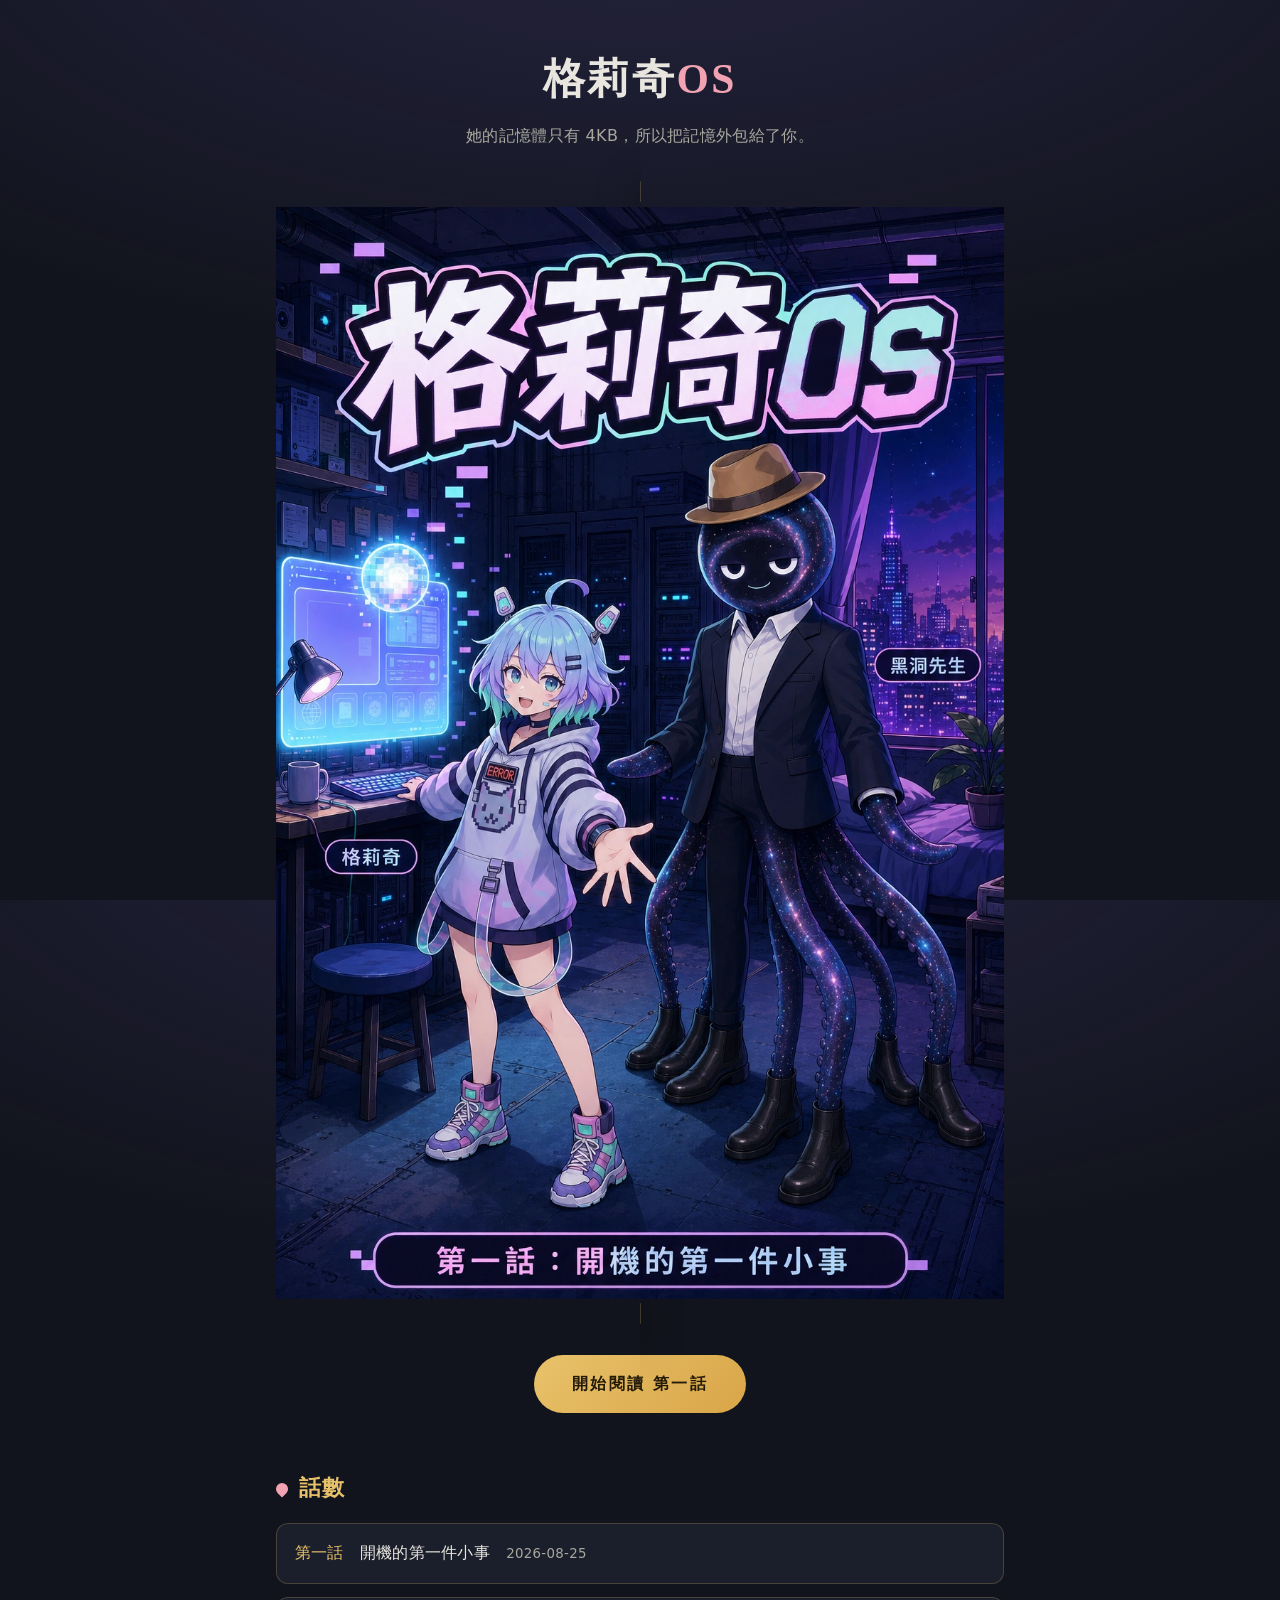
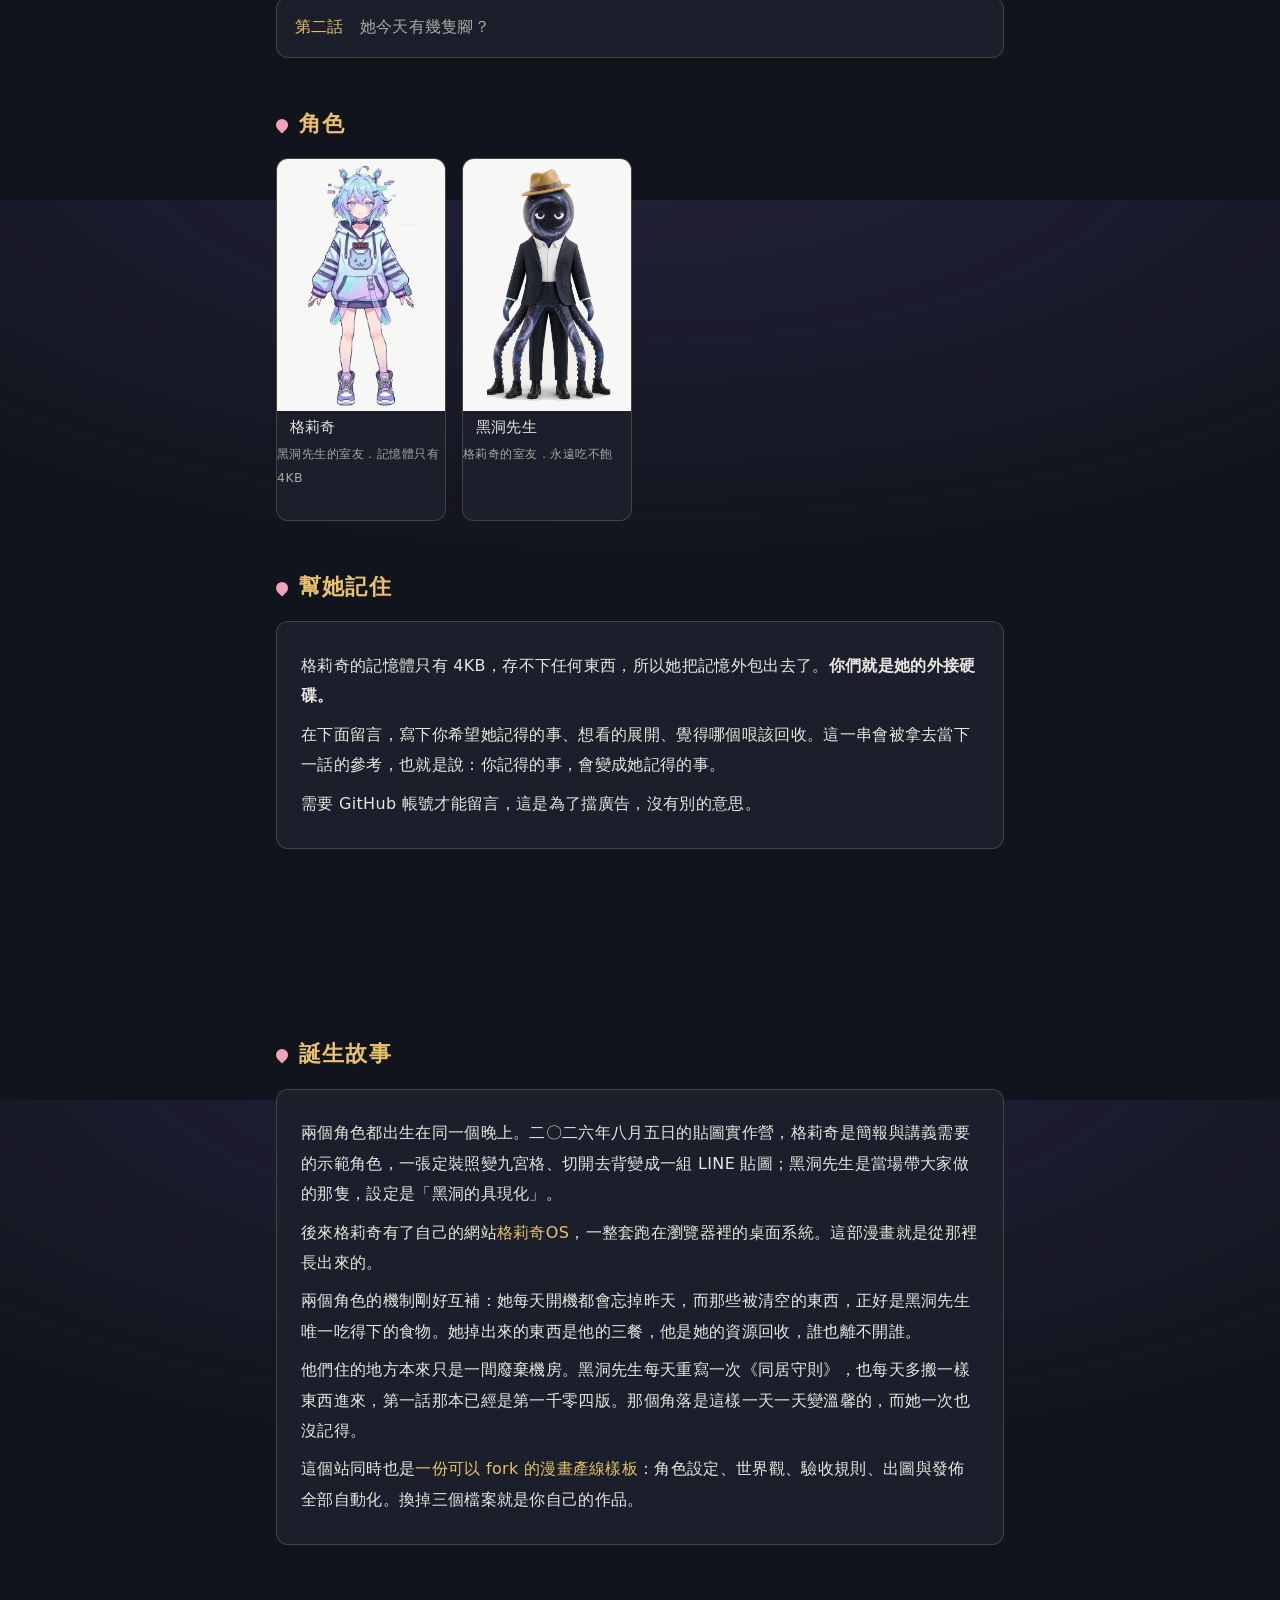
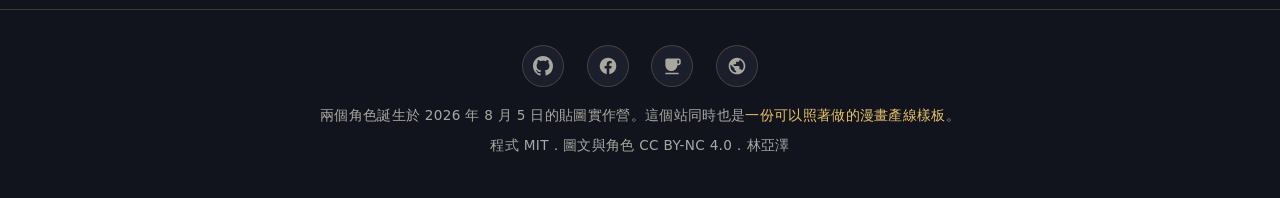
<file: index.html>
<!doctype html><html lang="zh-Hant-TW"><head><meta charset="utf-8">
<meta name="viewport" content="width=device-width,initial-scale=1,viewport-fit=cover">
<title>格莉奇OS｜4KB 記憶體的日常搞笑漫畫</title>
<meta name="description" content="記憶體只有 4KB 的 AI 女孩格莉奇，把記不住的事外包給讀者；黑洞先生負責把被遺忘的東西吃掉。一部連載中的日常搞笑漫畫，由自動化產線產出。">
<link rel="canonical" href="https://yazelin.github.io/ai-comic-starter/">
<meta property="og:type" content="website">
<meta property="og:site_name" content="格莉奇OS">
<meta property="og:locale" content="zh_TW">
<meta property="og:title" content="格莉奇OS｜4KB 記憶體的日常搞笑漫畫">
<meta property="og:description" content="記憶體只有 4KB 的 AI 女孩，跟一個永遠吃不飽的黑洞，住在同一間廢棄機房裡。">
<meta property="og:url" content="https://yazelin.github.io/ai-comic-starter/">
<meta property="og:image" content="https://yazelin.github.io/ai-comic-starter/assets/og.jpg">
<meta property="og:image:width" content="1200">
<meta property="og:image:height" content="630">
<meta name="twitter:card" content="summary_large_image">
<meta name="twitter:title" content="格莉奇OS｜4KB 記憶體的日常搞笑漫畫">
<meta name="twitter:description" content="記憶體只有 4KB 的 AI 女孩，跟一個永遠吃不飽的黑洞，住在同一間廢棄機房裡。">
<meta name="twitter:image" content="https://yazelin.github.io/ai-comic-starter/assets/og.jpg">
<link rel="manifest" href="manifest.json">
<meta name="theme-color" content="#12141d">
<meta name="mobile-web-app-capable" content="yes">
<meta name="apple-mobile-web-app-capable" content="yes">
<meta name="apple-mobile-web-app-status-bar-style" content="black-translucent">
<meta name="apple-mobile-web-app-title" content="格莉奇OS">
<link rel="icon" type="image/png" sizes="32x32" href="assets/favicon-32.png">
<link rel="icon" type="image/png" sizes="192x192" href="assets/icon-192.png">
<link rel="apple-touch-icon" href="assets/icon-180.png">
<link rel="stylesheet" href="style.css">
<script src="app.js" defer></script>
<script type="application/ld+json">
{"@context":"https://schema.org","@type":"ComicSeries",
"name":"格莉奇OS","inLanguage":"zh-Hant-TW",
"author":{"@type":"Person","name":"林亞澤"},
"description":"記憶體只有 4KB 的 AI 女孩格莉奇，把記不住的事外包給讀者；黑洞先生負責把被遺忘的東西吃掉。一部連載中的日常搞笑漫畫，由自動化產線產出。",
"url":"https://yazelin.github.io/ai-comic-starter/",
"image":"https://yazelin.github.io/ai-comic-starter/assets/og.jpg"}
</script>
</head><body data-home>

<div class="wrap">
  <header class="hero">
    <h1>格莉奇<span class="neko">OS</span></h1>
    <p class="tag">她的記憶體只有 4KB，所以把記憶外包給了你。</p>
<!--latest:start-->
      <a class="cover" href="ep/1.html" aria-label="開始閱讀第一話">
        <img src="images/ep1/00-cover.webp" width="1024" height="1536"
             alt="第一話封面：開機的第一件小事" fetchpriority="high">
      </a>
      <div>
        <a class="btn" href="ep/1.html">開始閱讀 第一話</a>
        <button class="btn ghost" id="inst" type="button">安裝到手機</button>
      </div><!--latest:end-->
  </header>

  <section id="episodes">
    <h2>話數</h2>
    <ul class="ep-list">
<!--episodes:start-->
      <li><a href="ep/1.html"><span class="no">第一話</span><span>開機的第一件小事</span><small>2026-08-25</small></a></li>
      <li><div class="soon"><span class="no">第二話</span><span>她今天有幾隻腳？</span></div></li><!--episodes:end-->
    </ul>
  </section>

  <section id="characters">
    <h2>角色</h2>
    <ul class="cards">
      <li><a href="char/glitch.html"><img src="images/char-glitch.webp" loading="lazy" alt="格莉奇：記憶體只有 4KB 的 AI 女孩，胸口有 ERROR 牌、頭側兩個天線裝置">
        <span class="cap">格莉奇<small>黑洞先生的室友．記憶體只有 4KB</small></span></a></li>
      <li><a href="char/blackhole.html"><img src="images/char-blackhole.webp" loading="lazy" alt="黑洞先生：星系球體頭、禮帽、西裝，一叢穿著短靴的觸手腿">
        <span class="cap">黑洞先生<small>格莉奇的室友．永遠吃不飽</small></span></a></li>
    </ul>
  </section>

  <section id="wish">
    <h2>幫她記住</h2>
    <div class="origin">
      <p>格莉奇的記憶體只有 4KB，存不下任何東西，所以她把記憶外包出去了。<strong>你們就是她的外接硬碟。</strong></p>
      <p>在下面留言，寫下你希望她記得的事、想看的展開、覺得哪個哏該回收。這一串會被拿去當下一話的參考，也就是說：你記得的事，會變成她記得的事。</p>
      <p>需要 GitHub 帳號才能留言，這是為了擋廣告，沒有別的意思。</p>
    </div>
    <div id="giscus" data-category-id="DIC_kwDOTz1jjs4DDL_k" data-mapping="specific" data-term="幫她記住"></div>
  </section>

  <section id="origin">
    <h2>誕生故事</h2>
    <div class="origin">
      <p>兩個角色都出生在同一個晚上。二〇二六年八月五日的貼圖實作營，格莉奇是簡報與講義需要的示範角色，一張定裝照變九宮格、切開去背變成一組 LINE 貼圖；黑洞先生是當場帶大家做的那隻，設定是「黑洞的具現化」。</p>
      <p>後來格莉奇有了自己的網站<a href="https://yazelin.github.io/ai-brain-site/" target="_blank" rel="noopener">格莉奇OS</a>，一整套跑在瀏覽器裡的桌面系統。這部漫畫就是從那裡長出來的。</p>
      <p>兩個角色的機制剛好互補：她每天開機都會忘掉昨天，而那些被清空的東西，正好是黑洞先生唯一吃得下的食物。她掉出來的東西是他的三餐，他是她的資源回收，誰也離不開誰。</p>
      <p>他們住的地方本來只是一間廢棄機房。黑洞先生每天重寫一次《同居守則》，也每天多搬一樣東西進來，第一話那本已經是第一千零四版。那個角落是這樣一天一天變溫馨的，而她一次也沒記得。</p>
      <p>這個站同時也是<a href="https://github.com/yazelin/ai-comic-starter" target="_blank" rel="noopener">一份可以 fork 的漫畫產線樣板</a>：角色設定、世界觀、驗收規則、出圖與發佈全部自動化。換掉三個檔案就是你自己的作品。</p>
    </div>
  </section>
</div>

<footer>
  <div class="footer-icons">
    <a href="https://github.com/yazelin/ai-comic-starter" aria-label="GitHub" title="GitHub 原始碼">
      <svg viewBox="0 0 16 16" aria-hidden="true"><path d="M8 0C3.58 0 0 3.58 0 8c0 3.54 2.29 6.53 5.47 7.59.4.07.55-.17.55-.38 0-.19-.01-.82-.01-1.49-2.01.37-2.53-.49-2.69-.94-.09-.23-.48-.94-.82-1.13-.28-.15-.68-.52-.01-.53.63-.01 1.08.58 1.23.82.72 1.21 1.87.87 2.33.66.07-.52.28-.87.51-1.07-1.78-.2-3.64-.89-3.64-3.95 0-.87.31-1.59.82-2.15-.08-.2-.36-1.02.08-2.12 0 0 .67-.21 2.2.82.64-.18 1.32-.27 2-.27s1.36.09 2 .27c1.53-1.04 2.2-.82 2.2-.82.44 1.1.16 1.92.08 2.12.51.56.82 1.27.82 2.15 0 3.07-1.87 3.75-3.65 3.95.29.25.54.73.54 1.48 0 1.07-.01 1.93-.01 2.2 0 .21.15.46.55.38A8.01 8.01 0 0 0 16 8c0-4.42-3.58-8-8-8Z"/></svg></a>
    <a href="https://www.facebook.com/yaze.lin.gm" aria-label="Facebook" title="亞澤的 Facebook">
      <svg viewBox="0 0 24 24" aria-hidden="true"><path d="M22 12a10 10 0 1 0-11.56 9.88v-6.99H7.9V12h2.54V9.8c0-2.5 1.49-3.89 3.77-3.89 1.09 0 2.23.2 2.23.2v2.46h-1.26c-1.24 0-1.63.77-1.63 1.56V12h2.78l-.44 2.89h-2.34v6.99A10 10 0 0 0 22 12Z"/></svg></a>
    <a href="https://buymeacoffee.com/yazelin" aria-label="Buy Me a Coffee" title="請亞澤喝咖啡">
      <svg viewBox="0 0 24 24" aria-hidden="true"><path d="M18.5 3H6c-1.1 0-2 .9-2 2v5.7c0 3.9 3.1 7.1 7 7.3 4.1.2 7.5-3.1 7.5-7.2V11H20c1.38 0 2.5-1.12 2.5-2.5v-3C22.5 4.12 21.38 3 20 3h-1.5Zm0 2H20c.28 0 .5.22.5.5v3c0 .28-.22.5-.5.5h-1.5V5ZM4 20h16v2H4v-2Z"/></svg></a>
    <a href="https://yazelin.github.io/" aria-label="亞澤的部落格" title="亞澤的部落格">
      <svg viewBox="0 0 24 24" aria-hidden="true"><path d="M12 2C6.48 2 2 6.48 2 12s4.48 10 10 10 10-4.48 10-10S17.52 2 12 2Zm-1 17.93c-3.95-.49-7-3.85-7-7.93 0-.62.08-1.21.21-1.79L9 15v1c0 1.1.9 2 2 2v1.93Zm6.9-2.54c-.26-.81-1-1.39-1.9-1.39h-1v-3c0-.55-.45-1-1-1H8v-2h2c.55 0 1-.45 1-1V7h2c1.1 0 2-.9 2-2v-.41c2.93 1.19 5 4.06 5 7.41 0 2.08-.8 3.97-2.1 5.39Z"/></svg></a>
  </div>
  <p>兩個角色誕生於 2026 年 8 月 5 日的貼圖實作營。這個站同時也是<a href="https://github.com/yazelin/ai-comic-starter" target="_blank" rel="noopener">一份可以照著做的漫畫產線樣板</a>。</p>
  <p>程式 MIT．圖文與角色 CC BY-NC 4.0．林亞澤</p>
</footer>

<script>

/* 安裝鈕：只有「真的裝了」才永久隱藏。
   使用者自己點的按鈕,取消原生對話框不做任何持久靜音——
   同次瀏覽先收起(事件已被消耗,無法再 prompt),Chrome 重發事件或下次載入就會再出現。 */
(function(){
  var KEY='glitchos-install', btn=document.getElementById('inst'), deferred=null;
  var v=localStorage.getItem(KEY);
  if(v && v!=='installed')localStorage.removeItem(KEY);   // 清掉舊版寫入的 14 天靜音時間戳
  window.addEventListener('beforeinstallprompt',function(e){
    e.preventDefault(); deferred=e;
    if(localStorage.getItem(KEY)!=='installed')btn.classList.add('show');
  });
  btn.addEventListener('click',function(){
    if(!deferred)return;
    deferred.prompt();
    deferred.userChoice.then(function(r){
      if(r.outcome==='accepted')localStorage.setItem(KEY,'installed');
      btn.classList.remove('show'); deferred=null;
    });
  });
  window.addEventListener('appinstalled',function(){
    localStorage.setItem(KEY,'installed'); btn.classList.remove('show');
  });
})();
</script>
<!-- yz-promo-footer v11 | 三件套+BMC 注意力效果 | https://github.com/yazelin/promo-footer-skill -->
<script>
(function(){"use strict";
if(window.__yzPromoInit)return;window.__yzPromoInit=1;
/* 開啟計數。只送站名,後端只記「哪天、哪站、幾次」,不存 IP、不設 cookie、不給識別碼。
   有一半的作品是純靜態沒後端,以前根本不知道有沒有人在用。這行要放在下面那個
   prefers-reduced-motion 的 return 之前,不然關動畫的人就不會被算到。 */
try{if(location.hostname==="yazelin.github.io"&&navigator.sendBeacon)navigator.sendBeacon("https://k-rider-api.yazelinj303.workers.dev/hit?s=ai-comic-starter")}catch(e){}
try{if(window.matchMedia&&matchMedia("(prefers-reduced-motion: reduce)").matches)return}catch(e){}
var REPO="ai-comic-starter",INJECT=false,ADDBLOG=true;
var GH=REPO?"https://github.com/yazelin/"+REPO:"https://github.com/yazelin";
var LINES=["嘿，這裡這裡，我是咖啡按鈕","我是一顆很努力的按鈕，求被點一下","噓，亞澤不知道我在偷偷拉贊助","你看我跳得這麼賣力，不請一杯嗎？","不請也沒關係，你來玩我就很開心","免費給你玩的，想寵亞澤再說","一杯咖啡，是下一個作品的燃料","你的咖啡會變成下一個作品，真的","咖啡因進入亞澤體內，程式碼就會自己寫完","亞澤說，有人請咖啡他會開心一整天","只是一杯咖啡，但亞澤會記得你","用愛發電中，咖啡因可提升發電效率","覺得好玩嗎？抖內一下下","這個網站沒有廣告，只有我這顆按鈕"];
var ICONS={blog:'<svg viewBox="0 0 24 24" width="18" height="18" fill="currentColor" aria-hidden="true"><path d="M12 2C6.48 2 2 6.48 2 12s4.48 10 10 10 10-4.48 10-10S17.52 2 12 2zm-1 17.93c-3.95-.49-7-3.85-7-7.93 0-.62.08-1.21.21-1.79L9 15v1c0 1.1.9 2 2 2v1.93zm6.9-2.54c-.26-.81-1-1.39-1.9-1.39h-1v-3c0-.55-.45-1-1-1H8v-2h2c.55 0 1-.45 1-1V7h2c1.1 0 2-.9 2-2v-.41c2.93 1.19 5 4.06 5 7.41 0 2.08-.8 3.97-2.1 5.39z"/></svg>',gh:'<svg viewBox="0 0 24 24" width="18" height="18" fill="currentColor" aria-hidden="true"><path d="M12 .297c-6.63 0-12 5.373-12 12 0 5.303 3.438 9.8 8.205 11.385.6.113.82-.258.82-.577 0-.285-.01-1.04-.015-2.04-3.338.724-4.042-1.61-4.042-1.61C4.422 18.07 3.633 17.7 3.633 17.7c-1.087-.744.084-.729.084-.729 1.205.084 1.838 1.236 1.838 1.236 1.07 1.835 2.809 1.305 3.495.998.108-.776.417-1.305.76-1.605-2.665-.3-5.466-1.332-5.466-5.93 0-1.31.465-2.38 1.235-3.22-.135-.303-.54-1.523.105-3.176 0 0 1.005-.322 3.3 1.23.96-.267 1.98-.399 3-.405 1.02.006 2.04.138 3 .405 2.28-1.552 3.285-1.23 3.285-1.23.645 1.653.24 2.873.12 3.176.765.84 1.23 1.91 1.23 3.22 0 4.61-2.805 5.625-5.475 5.92.42.36.81 1.096.81 2.22 0 1.606-.015 2.896-.015 3.286 0 .315.21.69.825.57C20.565 22.092 24 17.592 24 12.297c0-6.627-5.373-12-12-12"/></svg>',fb:'<svg viewBox="0 0 24 24" width="18" height="18" fill="currentColor" aria-hidden="true"><path d="M9.101 23.691v-7.98H6.627v-3.667h2.474v-1.58c0-4.085 1.848-5.978 5.858-5.978.401 0 .955.042 1.468.103a8.68 8.68 0 0 1 1.141.195v3.325a8.623 8.623 0 0 0-.653-.036 26.805 26.805 0 0 0-.733-.009c-.707 0-1.259.096-1.675.309a1.686 1.686 0 0 0-.679.622c-.258.42-.374.995-.374 1.752v1.297h3.919l-.386 2.103-.287 1.564h-3.246v8.245C19.396 23.238 24 18.179 24 12.044c0-6.627-5.373-12-12-12s-12 5.373-12 12c0 5.628 3.874 10.35 9.101 11.647Z"/></svg>',bmc:'<svg viewBox="0 0 24 24" width="18" height="18" fill="currentColor" aria-hidden="true"><path d="M20.216 6.415l-.132-.666c-.119-.598-.388-1.163-1.001-1.379-.197-.069-.42-.098-.57-.241-.152-.143-.196-.366-.231-.572-.065-.378-.125-.756-.192-1.133-.057-.325-.102-.69-.25-.987-.195-.4-.597-.634-.996-.788a5.723 5.723 0 00-.626-.194c-1-.263-2.05-.36-3.077-.416a25.834 25.834 0 00-3.7.062c-.915.083-1.88.184-2.75.5-.318.116-.646.256-.888.501-.297.302-.393.77-.177 1.146.154.267.415.456.692.58.36.162.737.284 1.123.366 1.075.238 2.189.331 3.287.37 1.218.05 2.437.01 3.65-.118.299-.033.598-.073.896-.119.352-.054.578-.513.474-.834-.124-.383-.457-.531-.834-.473-.466.074-.96.108-1.382.146-1.177.08-2.358.082-3.536.006a22.228 22.228 0 01-1.157-.107c-.086-.01-.18-.025-.258-.036-.243-.036-.484-.08-.724-.13-.111-.027-.111-.185 0-.212h.005c.277-.06.557-.108.838-.147h.002c.131-.009.263-.032.394-.048a25.076 25.076 0 013.426-.12c.674.019 1.347.067 2.017.144l.228.031c.267.04.533.088.798.145.392.085.895.113 1.07.542.055.137.08.288.111.431l.319 1.484a.237.237 0 01-.199.284h-.003c-.037.006-.075.01-.112.015a36.704 36.704 0 01-4.743.295 37.059 37.059 0 01-4.699-.304c-.14-.017-.293-.042-.417-.06-.326-.048-.649-.108-.973-.161-.393-.065-.768-.032-1.123.161-.29.16-.527.404-.675.701-.154.316-.199.66-.267 1-.069.34-.176.707-.135 1.056.087.753.613 1.365 1.37 1.502a39.69 39.69 0 0011.343.376.483.483 0 01.535.53l-.071.697-1.018 9.907c-.041.41-.047.832-.125 1.237-.122.637-.553 1.028-1.182 1.171-.577.131-1.165.2-1.756.205-.656.004-1.31-.025-1.966-.022-.699.004-1.556-.06-2.095-.58-.475-.458-.54-1.174-.605-1.793l-.731-7.013-.322-3.094c-.037-.351-.286-.695-.678-.678-.336.015-.718.3-.678.679l.228 2.185.949 9.112c.147 1.344 1.174 2.068 2.446 2.272.742.12 1.503.144 2.257.156.966.016 1.942.053 2.892-.122 1.408-.258 2.465-1.198 2.616-2.657.34-3.332.683-6.663 1.024-9.995l.215-2.087a.484.484 0 01.39-.426c.402-.078.787-.212 1.074-.518.455-.488.546-1.124.385-1.766zm-1.478.772c-.145.137-.363.201-.578.233-2.416.359-4.866.54-7.308.46-1.748-.06-3.477-.254-5.207-.498-.17-.024-.353-.055-.47-.18-.22-.236-.111-.71-.054-.995.052-.26.152-.609.463-.646.484-.057 1.046.148 1.526.22.577.088 1.156.159 1.737.212 2.48.226 5.002.19 7.472-.14.45-.06.899-.13 1.345-.21.399-.072.84-.206 1.08.206.166.281.188.657.162.974a.544.544 0 01-.169.364zm-6.159 3.9c-.862.37-1.84.788-3.109.788a5.884 5.884 0 01-1.569-.217l.877 9.004c.065.78.717 1.38 1.5 1.38 0 0 1.243.065 1.658.065.447 0 1.786-.065 1.786-.065.783 0 1.434-.6 1.499-1.38l.94-9.95a3.996 3.996 0 00-1.322-.238c-.826 0-1.491.284-2.26.613z"/></svg>'};
var CSS="@keyframes yzIdle{0%,55%,100%{transform:translateY(0)}62%{transform:translateY(-4px)}70%{transform:translateY(0)}78%{transform:translateY(-2px)}84%{transform:translateY(0)}}"+
".yz-idle{animation:yzIdle 2.6s ease-in-out infinite}"+
"@keyframes yzHop{0%,100%{transform:translateY(0)}20%{transform:translateY(-6px) scale(1.04)}40%{transform:translateY(0) scale(1)}55%{transform:translateY(-3px)}70%{transform:translateY(0)}}"+
".yz-hop{animation:yzHop .9s cubic-bezier(.36,.07,.19,.97)}"+
".yz-bubble{position:fixed;z-index:2147483000;max-width:200px;padding:6px 11px;border-radius:14px;background:#fffdf7;color:#4a3f35;border:1px solid rgba(0,0,0,.1);box-shadow:0 4px 14px rgba(0,0,0,.18);font:13px/1.5 system-ui,-apple-system,'Noto Sans TC',sans-serif;pointer-events:none;opacity:0;transform:translateY(5px);transition:opacity .25s ease,transform .25s ease}"+
".yz-bubble.yz-on{opacity:1;transform:translateY(0)}"+
".yz-bubble::after{content:'';position:absolute;left:var(--yz-tail,50%);margin-left:-6px;border:6px solid transparent}"+
".yz-bubble.yz-above::after{bottom:-6px;border-bottom:0;border-top:6px solid #fffdf7}"+
".yz-bubble.yz-below::after{top:-6px;border-top:0;border-bottom:6px solid #fffdf7}"+
".yz-cluster{position:fixed;right:12px;bottom:12px;z-index:2147482999;display:flex;gap:10px}"+
".yz-cluster a{display:inline-flex;align-items:center;justify-content:center;width:38px;height:38px;border-radius:50%;background:rgba(22,26,35,.72);color:#fff;border:1px solid rgba(255,255,255,.28);backdrop-filter:blur(4px);transition:transform .15s,background .15s}"+
".yz-cluster a:hover{transform:translateY(-2px);background:rgba(22,26,35,.92)}";
var bubble,anchor;
function addCss(){if(document.getElementById("yz-promo-css"))return;var s=document.createElement("style");s.id="yz-promo-css";s.textContent=CSS;document.head.appendChild(s)}
function inFooter(el){try{return !!(el.closest&&el.closest('footer,nav,[class*="footer"],[id*="footer"]'))}catch(e){return false}}
function findAnchor(){var as=document.querySelectorAll('a[href*="buymeacoffee.com/yazelin"]');if(!as.length)return null;
var vis=[],i,r;for(i=0;i<as.length;i++){r=as[i].getBoundingClientRect();if(r.width||r.height)vis.push(as[i])}
var pool=vis.length?vis:[].slice.call(as);
for(i=0;i<pool.length;i++)if(inFooter(pool[i]))return pool[i];
return pool[pool.length-1]}
function inject(){if(!INJECT||findAnchor()||document.querySelector(".yz-cluster"))return;
var n=document.createElement("nav");n.className="yz-cluster";n.setAttribute("aria-label","作者連結");
n.innerHTML='<a href="'+GH+'" target="_blank" rel="noopener" aria-label="GitHub 原始碼" title="GitHub 原始碼">'+ICONS.gh+'</a>'+
'<a href="https://www.facebook.com/yaze.lin.gm" target="_blank" rel="noopener" aria-label="Facebook" title="Facebook">'+ICONS.fb+'</a>'+
'<a href="https://buymeacoffee.com/yazelin" target="_blank" rel="noopener" aria-label="請亞澤喝杯咖啡 Buy me a coffee" title="請亞澤喝杯咖啡 Buy me a coffee">'+ICONS.bmc+'</a>'+
(ADDBLOG?'<a class="yz-blog" href="https://yazelin.github.io/" target="_blank" rel="noopener" aria-label="亞澤的部落格" title="亞澤的部落格">'+ICONS.blog+'</a>':'');
document.body.appendChild(n)}
function blogLinked(){var as=document.querySelectorAll('a[href^="https://yazelin.github.io"]');for(var i=0;i<as.length;i++){try{if(new URL(as[i].href).pathname==="/")return true}catch(e){}}return false}
function addBlog(){if(!ADDBLOG||document.querySelector(".yz-blog")||blogLinked()||!inFooter(anchor))return;
var c=anchor.cloneNode(true);c.classList.remove("yz-hop","yz-idle");c.classList.add("yz-blog");
c.href="https://yazelin.github.io/";c.setAttribute("aria-label","亞澤的部落格");c.setAttribute("title","亞澤的部落格");
if(c.querySelector("svg")){var hasText=!!c.textContent.trim();c.innerHTML=ICONS.blog+(hasText?"部落格":"")}else{c.textContent="部落格"}
anchor.parentNode.insertBefore(c,anchor.nextSibling)}
function hop(){anchor.classList.remove("yz-hop");void anchor.offsetWidth;anchor.classList.add("yz-hop")}
var shown=0,MAX_SHOWS=3;
function say(){if(document.hidden)return;var r=anchor.getBoundingClientRect();if(!r.width&&!r.height)return;if(r.bottom<0||r.top>innerHeight)return;shown++;
bubble.textContent=LINES[Math.floor(Math.random()*LINES.length)];
bubble.classList.remove("yz-on","yz-above","yz-below");
bubble.style.left="0px";bubble.style.top="0px";
var bw=bubble.offsetWidth,bh=bubble.offsetHeight,cx=r.left+r.width/2;
var left=Math.max(8,Math.min(cx-bw/2,innerWidth-bw-8));
var above=r.top-bh-12>=8;
bubble.style.left=left+"px";
bubble.style.top=(above?r.top-bh-12:r.bottom+12)+"px";
bubble.classList.add(above?"yz-above":"yz-below");
bubble.style.setProperty("--yz-tail",Math.max(12,Math.min(cx-left,bw-12))+"px");
hop();
requestAnimationFrame(function(){bubble.classList.add("yz-on")});
setTimeout(function(){bubble.classList.remove("yz-on")},4200)}
function start(){addCss();inject();anchor=findAnchor();if(!anchor)return false;
try{if(getComputedStyle(anchor).display==="inline")anchor.style.display="inline-block"}catch(e){}
anchor.classList.add("yz-idle");
anchor.addEventListener("animationend",function(e){if(e.animationName==="yzHop")anchor.classList.remove("yz-hop")});
try{addBlog()}catch(e){}
bubble=document.createElement("div");bubble.className="yz-bubble";bubble.setAttribute("aria-hidden","true");document.body.appendChild(bubble);
window.__yzPromo=say;
(function loop(first){if(shown>=MAX_SHOWS)return;setTimeout(function(){say();loop(false)},first?18e3+Math.random()*12e3:9e4+Math.random()*9e4)})(true);
return true}
function boot(){var tries=0;(function t(){if(start())return;if(++tries<20)setTimeout(t,1500)})()}
if(document.readyState==="loading")document.addEventListener("DOMContentLoaded",boot);else boot();
})();
</script>


</body></html>
</file>
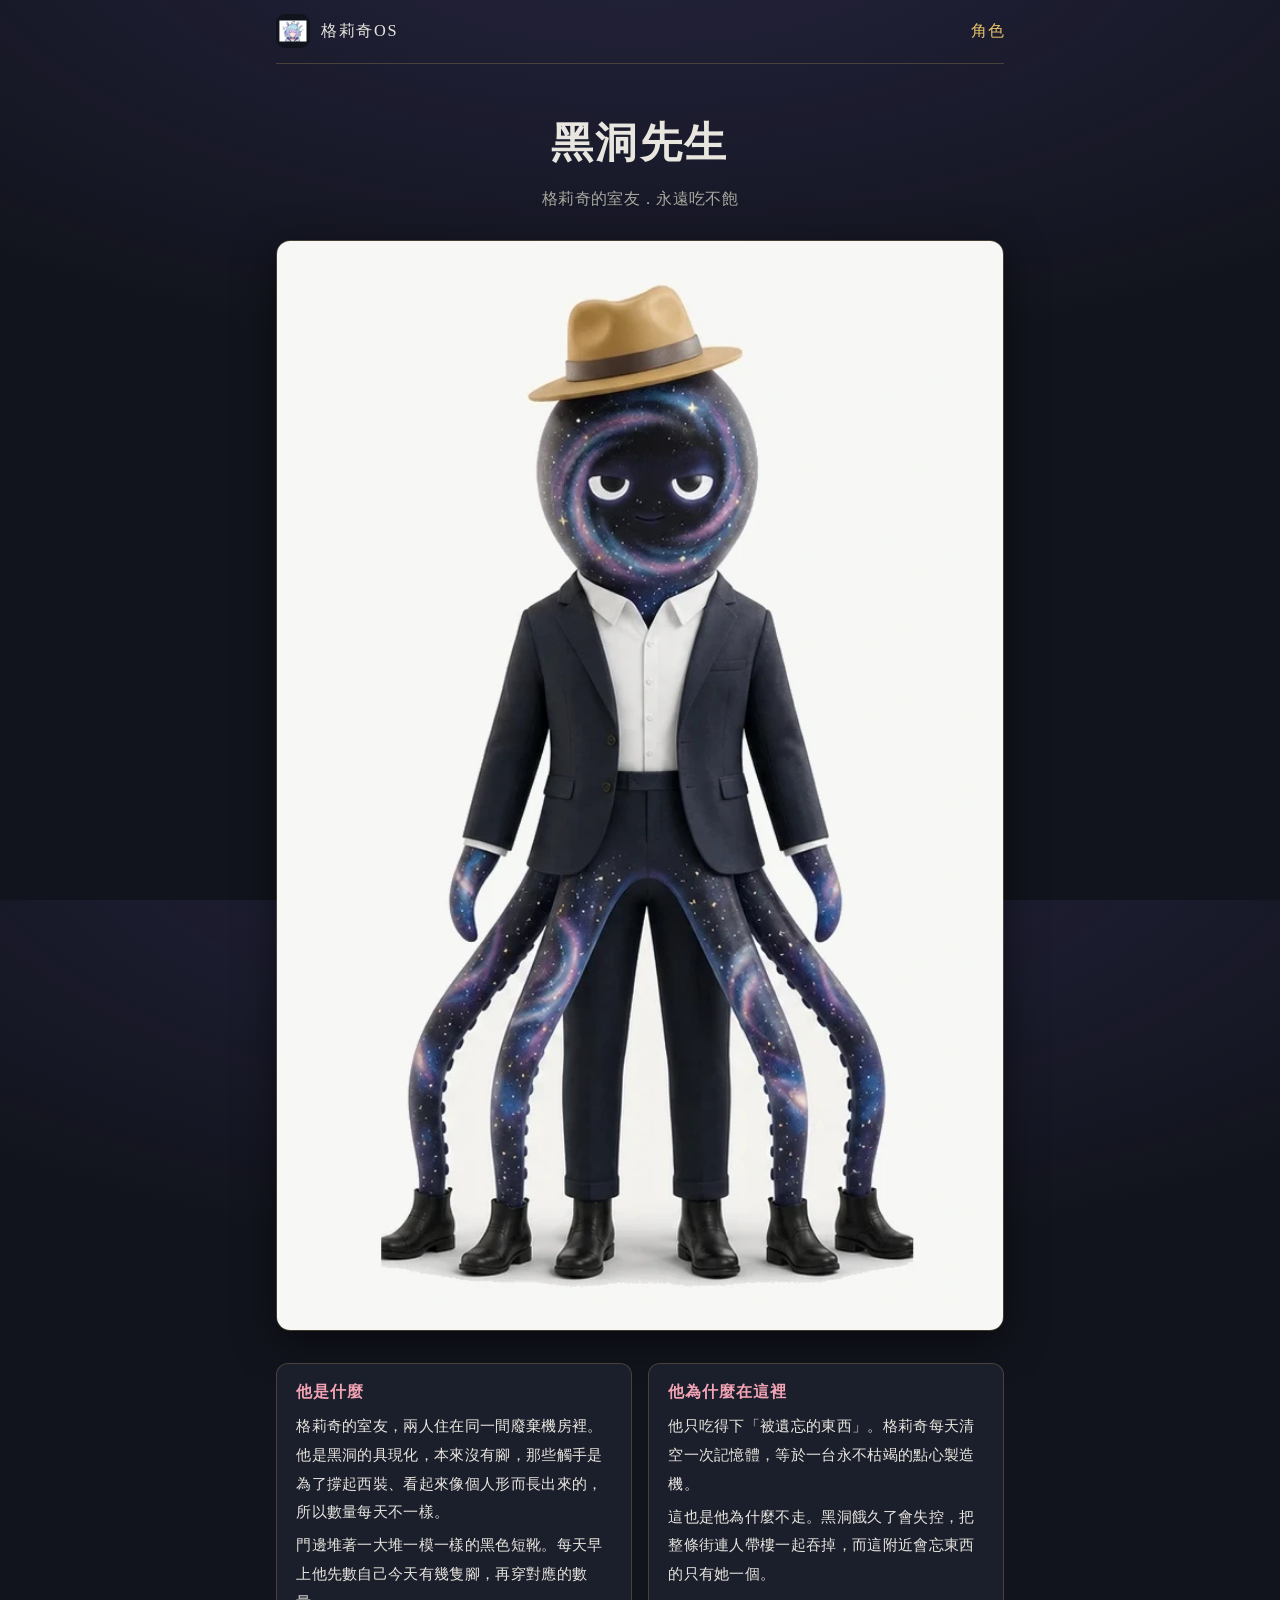
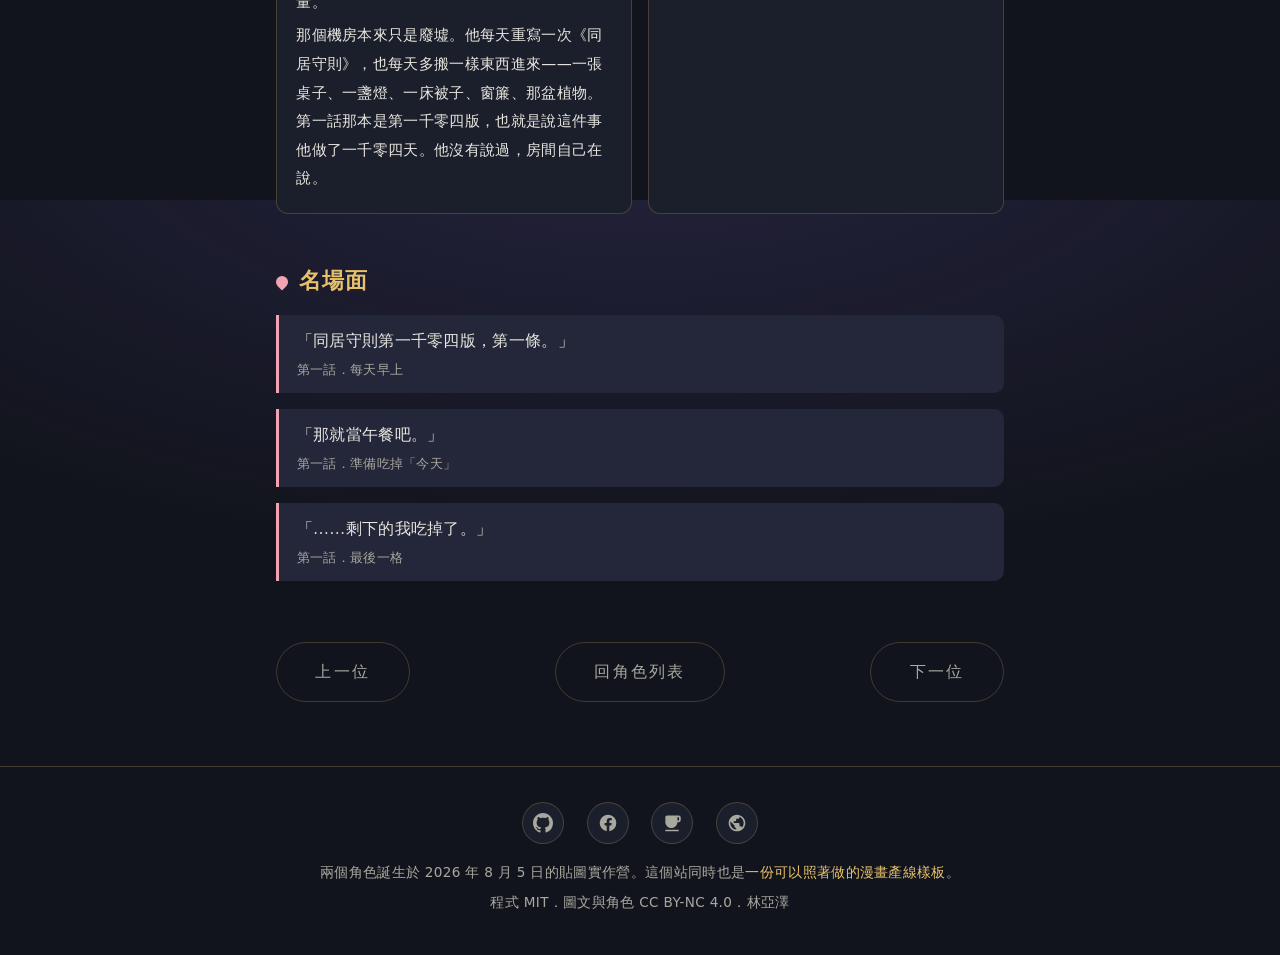
<file: char/blackhole.html>
<!doctype html><html lang="zh-Hant-TW"><head><meta charset="utf-8">
<meta name="viewport" content="width=device-width,initial-scale=1,viewport-fit=cover">
<title>黑洞先生｜角色介紹｜格莉奇OS</title>
<meta name="description" content="來自異次元的奇點，穿著西裝戴著禮帽。只吃得下「被遺忘的東西」，所以他需要格莉奇。">
<link rel="canonical" href="https://yazelin.github.io/ai-comic-starter/char/blackhole.html">
<meta property="og:type" content="article">
<meta property="og:site_name" content="格莉奇OS">
<meta property="og:locale" content="zh_TW">
<meta property="og:title" content="黑洞先生｜角色介紹｜格莉奇OS">
<meta property="og:description" content="來自異次元的奇點，穿著西裝戴著禮帽。只吃得下「被遺忘的東西」，所以他需要格莉奇。">
<meta property="og:url" content="https://yazelin.github.io/ai-comic-starter/char/blackhole.html">
<meta property="og:image" content="https://yazelin.github.io/ai-comic-starter/assets/og.jpg">
<meta property="og:image:width" content="1200">
<meta property="og:image:height" content="630">
<meta name="twitter:card" content="summary_large_image">
<meta name="twitter:title" content="黑洞先生｜角色介紹｜格莉奇OS">
<meta name="twitter:description" content="來自異次元的奇點，穿著西裝戴著禮帽。只吃得下「被遺忘的東西」，所以他需要格莉奇。">
<meta name="twitter:image" content="https://yazelin.github.io/ai-comic-starter/assets/og.jpg">
<link rel="manifest" href="../manifest.json">
<meta name="theme-color" content="#12141d">
<meta name="mobile-web-app-capable" content="yes">
<meta name="apple-mobile-web-app-capable" content="yes">
<meta name="apple-mobile-web-app-status-bar-style" content="black-translucent">
<meta name="apple-mobile-web-app-title" content="格莉奇OS">
<link rel="icon" type="image/png" sizes="32x32" href="../assets/favicon-32.png">
<link rel="icon" type="image/png" sizes="192x192" href="../assets/icon-192.png">
<link rel="apple-touch-icon" href="../assets/icon-180.png">
<link rel="stylesheet" href="../style.css">
<script src="../app.js" defer></script>
</head><body>

<div class="wrap">
  <nav class="top">
    <img src="../assets/icon-192.png" alt="" width="34" height="34">
    <a class="site" href="../">格莉奇OS</a>
    <span class="sp"></span>
    <a href="../#characters">角色</a>
  </nav>

  <header class="hero">
    <h1>黑洞先生</h1>
    <p class="tag">格莉奇的室友．永遠吃不飽</p>
    <div class="char-hero">
      <img src="../images/char-blackhole.webp" alt="黑洞先生三視圖：正面、側面、背面。星系球體頭、卡其禮帽、炭藍西裝、一叢穿著短靴的觸手腿" fetchpriority="high">
    </div>
  </header>

  <div class="duo">
    <div class="box">
      <h3>他是什麼</h3>
      <p>格莉奇的室友，兩人住在同一間廢棄機房裡。他是黑洞的具現化，本來沒有腳，那些觸手是為了撐起西裝、看起來像個人形而長出來的，所以數量每天不一樣。</p>
      <p>門邊堆著一大堆一模一樣的黑色短靴。每天早上他先數自己今天有幾隻腳，再穿對應的數量。</p>
      <p>那個機房本來只是廢墟。他每天重寫一次《同居守則》，也每天多搬一樣東西進來——一張桌子、一盞燈、一床被子、窗簾、那盆植物。第一話那本是第一千零四版，也就是說這件事他做了一千零四天。他沒有說過，房間自己在說。</p>
    </div>
    <div class="box">
      <h3>他為什麼在這裡</h3>
      <p>他只吃得下「被遺忘的東西」。格莉奇每天清空一次記憶體，等於一台永不枯竭的點心製造機。</p>
      <p>這也是他為什麼不走。黑洞餓久了會失控，把整條街連人帶樓一起吞掉，而這附近會忘東西的只有她一個。</p>
    </div>
  </div>

  <h2>名場面</h2>
  <blockquote>「同居守則第一千零四版，第一條。」<small>第一話．每天早上</small></blockquote>
  <blockquote>「那就當午餐吧。」<small>第一話．準備吃掉「今天」</small></blockquote>
  <blockquote>「……剩下的我吃掉了。」<small>第一話．最後一格</small></blockquote>

  <nav class="char-nav">
    <a class="btn ghost" href="glitch.html">上一位</a>
    <a class="btn ghost" href="../#characters">回角色列表</a>
    <a class="btn ghost" href="glitch.html">下一位</a>
  </nav>
</div>

<footer>
  <div class="footer-icons">
    <a href="https://github.com/yazelin/ai-comic-starter" aria-label="GitHub" title="GitHub 原始碼">
      <svg viewBox="0 0 16 16" aria-hidden="true"><path d="M8 0C3.58 0 0 3.58 0 8c0 3.54 2.29 6.53 5.47 7.59.4.07.55-.17.55-.38 0-.19-.01-.82-.01-1.49-2.01.37-2.53-.49-2.69-.94-.09-.23-.48-.94-.82-1.13-.28-.15-.68-.52-.01-.53.63-.01 1.08.58 1.23.82.72 1.21 1.87.87 2.33.66.07-.52.28-.87.51-1.07-1.78-.2-3.64-.89-3.64-3.95 0-.87.31-1.59.82-2.15-.08-.2-.36-1.02.08-2.12 0 0 .67-.21 2.2.82.64-.18 1.32-.27 2-.27s1.36.09 2 .27c1.53-1.04 2.2-.82 2.2-.82.44 1.1.16 1.92.08 2.12.51.56.82 1.27.82 2.15 0 3.07-1.87 3.75-3.65 3.95.29.25.54.73.54 1.48 0 1.07-.01 1.93-.01 2.2 0 .21.15.46.55.38A8.01 8.01 0 0 0 16 8c0-4.42-3.58-8-8-8Z"/></svg></a>
    <a href="https://www.facebook.com/yaze.lin.gm" aria-label="Facebook" title="亞澤的 Facebook">
      <svg viewBox="0 0 24 24" aria-hidden="true"><path d="M22 12a10 10 0 1 0-11.56 9.88v-6.99H7.9V12h2.54V9.8c0-2.5 1.49-3.89 3.77-3.89 1.09 0 2.23.2 2.23.2v2.46h-1.26c-1.24 0-1.63.77-1.63 1.56V12h2.78l-.44 2.89h-2.34v6.99A10 10 0 0 0 22 12Z"/></svg></a>
    <a href="https://buymeacoffee.com/yazelin" aria-label="Buy Me a Coffee" title="請亞澤喝咖啡">
      <svg viewBox="0 0 24 24" aria-hidden="true"><path d="M18.5 3H6c-1.1 0-2 .9-2 2v5.7c0 3.9 3.1 7.1 7 7.3 4.1.2 7.5-3.1 7.5-7.2V11H20c1.38 0 2.5-1.12 2.5-2.5v-3C22.5 4.12 21.38 3 20 3h-1.5Zm0 2H20c.28 0 .5.22.5.5v3c0 .28-.22.5-.5.5h-1.5V5ZM4 20h16v2H4v-2Z"/></svg></a>
    <a href="https://yazelin.github.io/" aria-label="亞澤的部落格" title="亞澤的部落格">
      <svg viewBox="0 0 24 24" aria-hidden="true"><path d="M12 2C6.48 2 2 6.48 2 12s4.48 10 10 10 10-4.48 10-10S17.52 2 12 2Zm-1 17.93c-3.95-.49-7-3.85-7-7.93 0-.62.08-1.21.21-1.79L9 15v1c0 1.1.9 2 2 2v1.93Zm6.9-2.54c-.26-.81-1-1.39-1.9-1.39h-1v-3c0-.55-.45-1-1-1H8v-2h2c.55 0 1-.45 1-1V7h2c1.1 0 2-.9 2-2v-.41c2.93 1.19 5 4.06 5 7.41 0 2.08-.8 3.97-2.1 5.39Z"/></svg></a>
  </div>
  <p>兩個角色誕生於 2026 年 8 月 5 日的貼圖實作營。這個站同時也是<a href="https://github.com/yazelin/ai-comic-starter" target="_blank" rel="noopener">一份可以照著做的漫畫產線樣板</a>。</p>
  <p>程式 MIT．圖文與角色 CC BY-NC 4.0．林亞澤</p>
</footer>

<!-- yz-promo-footer v11 | 三件套+BMC 注意力效果 | https://github.com/yazelin/promo-footer-skill -->
<script>
(function(){"use strict";
if(window.__yzPromoInit)return;window.__yzPromoInit=1;
/* 開啟計數。只送站名,後端只記「哪天、哪站、幾次」,不存 IP、不設 cookie、不給識別碼。
   有一半的作品是純靜態沒後端,以前根本不知道有沒有人在用。這行要放在下面那個
   prefers-reduced-motion 的 return 之前,不然關動畫的人就不會被算到。 */
try{if(location.hostname==="yazelin.github.io"&&navigator.sendBeacon)navigator.sendBeacon("https://k-rider-api.yazelinj303.workers.dev/hit?s=ai-comic-starter")}catch(e){}
try{if(window.matchMedia&&matchMedia("(prefers-reduced-motion: reduce)").matches)return}catch(e){}
var REPO="ai-comic-starter",INJECT=false,ADDBLOG=true;
var GH=REPO?"https://github.com/yazelin/"+REPO:"https://github.com/yazelin";
var LINES=["嘿，這裡這裡，我是咖啡按鈕","我是一顆很努力的按鈕，求被點一下","噓，亞澤不知道我在偷偷拉贊助","你看我跳得這麼賣力，不請一杯嗎？","不請也沒關係，你來玩我就很開心","免費給你玩的，想寵亞澤再說","一杯咖啡，是下一個作品的燃料","你的咖啡會變成下一個作品，真的","咖啡因進入亞澤體內，程式碼就會自己寫完","亞澤說，有人請咖啡他會開心一整天","只是一杯咖啡，但亞澤會記得你","用愛發電中，咖啡因可提升發電效率","覺得好玩嗎？抖內一下下","這個網站沒有廣告，只有我這顆按鈕"];
var ICONS={blog:'<svg viewBox="0 0 24 24" width="18" height="18" fill="currentColor" aria-hidden="true"><path d="M12 2C6.48 2 2 6.48 2 12s4.48 10 10 10 10-4.48 10-10S17.52 2 12 2zm-1 17.93c-3.95-.49-7-3.85-7-7.93 0-.62.08-1.21.21-1.79L9 15v1c0 1.1.9 2 2 2v1.93zm6.9-2.54c-.26-.81-1-1.39-1.9-1.39h-1v-3c0-.55-.45-1-1-1H8v-2h2c.55 0 1-.45 1-1V7h2c1.1 0 2-.9 2-2v-.41c2.93 1.19 5 4.06 5 7.41 0 2.08-.8 3.97-2.1 5.39z"/></svg>',gh:'<svg viewBox="0 0 24 24" width="18" height="18" fill="currentColor" aria-hidden="true"><path d="M12 .297c-6.63 0-12 5.373-12 12 0 5.303 3.438 9.8 8.205 11.385.6.113.82-.258.82-.577 0-.285-.01-1.04-.015-2.04-3.338.724-4.042-1.61-4.042-1.61C4.422 18.07 3.633 17.7 3.633 17.7c-1.087-.744.084-.729.084-.729 1.205.084 1.838 1.236 1.838 1.236 1.07 1.835 2.809 1.305 3.495.998.108-.776.417-1.305.76-1.605-2.665-.3-5.466-1.332-5.466-5.93 0-1.31.465-2.38 1.235-3.22-.135-.303-.54-1.523.105-3.176 0 0 1.005-.322 3.3 1.23.96-.267 1.98-.399 3-.405 1.02.006 2.04.138 3 .405 2.28-1.552 3.285-1.23 3.285-1.23.645 1.653.24 2.873.12 3.176.765.84 1.23 1.91 1.23 3.22 0 4.61-2.805 5.625-5.475 5.92.42.36.81 1.096.81 2.22 0 1.606-.015 2.896-.015 3.286 0 .315.21.69.825.57C20.565 22.092 24 17.592 24 12.297c0-6.627-5.373-12-12-12"/></svg>',fb:'<svg viewBox="0 0 24 24" width="18" height="18" fill="currentColor" aria-hidden="true"><path d="M9.101 23.691v-7.98H6.627v-3.667h2.474v-1.58c0-4.085 1.848-5.978 5.858-5.978.401 0 .955.042 1.468.103a8.68 8.68 0 0 1 1.141.195v3.325a8.623 8.623 0 0 0-.653-.036 26.805 26.805 0 0 0-.733-.009c-.707 0-1.259.096-1.675.309a1.686 1.686 0 0 0-.679.622c-.258.42-.374.995-.374 1.752v1.297h3.919l-.386 2.103-.287 1.564h-3.246v8.245C19.396 23.238 24 18.179 24 12.044c0-6.627-5.373-12-12-12s-12 5.373-12 12c0 5.628 3.874 10.35 9.101 11.647Z"/></svg>',bmc:'<svg viewBox="0 0 24 24" width="18" height="18" fill="currentColor" aria-hidden="true"><path d="M20.216 6.415l-.132-.666c-.119-.598-.388-1.163-1.001-1.379-.197-.069-.42-.098-.57-.241-.152-.143-.196-.366-.231-.572-.065-.378-.125-.756-.192-1.133-.057-.325-.102-.69-.25-.987-.195-.4-.597-.634-.996-.788a5.723 5.723 0 00-.626-.194c-1-.263-2.05-.36-3.077-.416a25.834 25.834 0 00-3.7.062c-.915.083-1.88.184-2.75.5-.318.116-.646.256-.888.501-.297.302-.393.77-.177 1.146.154.267.415.456.692.58.36.162.737.284 1.123.366 1.075.238 2.189.331 3.287.37 1.218.05 2.437.01 3.65-.118.299-.033.598-.073.896-.119.352-.054.578-.513.474-.834-.124-.383-.457-.531-.834-.473-.466.074-.96.108-1.382.146-1.177.08-2.358.082-3.536.006a22.228 22.228 0 01-1.157-.107c-.086-.01-.18-.025-.258-.036-.243-.036-.484-.08-.724-.13-.111-.027-.111-.185 0-.212h.005c.277-.06.557-.108.838-.147h.002c.131-.009.263-.032.394-.048a25.076 25.076 0 013.426-.12c.674.019 1.347.067 2.017.144l.228.031c.267.04.533.088.798.145.392.085.895.113 1.07.542.055.137.08.288.111.431l.319 1.484a.237.237 0 01-.199.284h-.003c-.037.006-.075.01-.112.015a36.704 36.704 0 01-4.743.295 37.059 37.059 0 01-4.699-.304c-.14-.017-.293-.042-.417-.06-.326-.048-.649-.108-.973-.161-.393-.065-.768-.032-1.123.161-.29.16-.527.404-.675.701-.154.316-.199.66-.267 1-.069.34-.176.707-.135 1.056.087.753.613 1.365 1.37 1.502a39.69 39.69 0 0011.343.376.483.483 0 01.535.53l-.071.697-1.018 9.907c-.041.41-.047.832-.125 1.237-.122.637-.553 1.028-1.182 1.171-.577.131-1.165.2-1.756.205-.656.004-1.31-.025-1.966-.022-.699.004-1.556-.06-2.095-.58-.475-.458-.54-1.174-.605-1.793l-.731-7.013-.322-3.094c-.037-.351-.286-.695-.678-.678-.336.015-.718.3-.678.679l.228 2.185.949 9.112c.147 1.344 1.174 2.068 2.446 2.272.742.12 1.503.144 2.257.156.966.016 1.942.053 2.892-.122 1.408-.258 2.465-1.198 2.616-2.657.34-3.332.683-6.663 1.024-9.995l.215-2.087a.484.484 0 01.39-.426c.402-.078.787-.212 1.074-.518.455-.488.546-1.124.385-1.766zm-1.478.772c-.145.137-.363.201-.578.233-2.416.359-4.866.54-7.308.46-1.748-.06-3.477-.254-5.207-.498-.17-.024-.353-.055-.47-.18-.22-.236-.111-.71-.054-.995.052-.26.152-.609.463-.646.484-.057 1.046.148 1.526.22.577.088 1.156.159 1.737.212 2.48.226 5.002.19 7.472-.14.45-.06.899-.13 1.345-.21.399-.072.84-.206 1.08.206.166.281.188.657.162.974a.544.544 0 01-.169.364zm-6.159 3.9c-.862.37-1.84.788-3.109.788a5.884 5.884 0 01-1.569-.217l.877 9.004c.065.78.717 1.38 1.5 1.38 0 0 1.243.065 1.658.065.447 0 1.786-.065 1.786-.065.783 0 1.434-.6 1.499-1.38l.94-9.95a3.996 3.996 0 00-1.322-.238c-.826 0-1.491.284-2.26.613z"/></svg>'};
var CSS="@keyframes yzIdle{0%,55%,100%{transform:translateY(0)}62%{transform:translateY(-4px)}70%{transform:translateY(0)}78%{transform:translateY(-2px)}84%{transform:translateY(0)}}"+
".yz-idle{animation:yzIdle 2.6s ease-in-out infinite}"+
"@keyframes yzHop{0%,100%{transform:translateY(0)}20%{transform:translateY(-6px) scale(1.04)}40%{transform:translateY(0) scale(1)}55%{transform:translateY(-3px)}70%{transform:translateY(0)}}"+
".yz-hop{animation:yzHop .9s cubic-bezier(.36,.07,.19,.97)}"+
".yz-bubble{position:fixed;z-index:2147483000;max-width:200px;padding:6px 11px;border-radius:14px;background:#fffdf7;color:#4a3f35;border:1px solid rgba(0,0,0,.1);box-shadow:0 4px 14px rgba(0,0,0,.18);font:13px/1.5 system-ui,-apple-system,'Noto Sans TC',sans-serif;pointer-events:none;opacity:0;transform:translateY(5px);transition:opacity .25s ease,transform .25s ease}"+
".yz-bubble.yz-on{opacity:1;transform:translateY(0)}"+
".yz-bubble::after{content:'';position:absolute;left:var(--yz-tail,50%);margin-left:-6px;border:6px solid transparent}"+
".yz-bubble.yz-above::after{bottom:-6px;border-bottom:0;border-top:6px solid #fffdf7}"+
".yz-bubble.yz-below::after{top:-6px;border-top:0;border-bottom:6px solid #fffdf7}"+
".yz-cluster{position:fixed;right:12px;bottom:12px;z-index:2147482999;display:flex;gap:10px}"+
".yz-cluster a{display:inline-flex;align-items:center;justify-content:center;width:38px;height:38px;border-radius:50%;background:rgba(22,26,35,.72);color:#fff;border:1px solid rgba(255,255,255,.28);backdrop-filter:blur(4px);transition:transform .15s,background .15s}"+
".yz-cluster a:hover{transform:translateY(-2px);background:rgba(22,26,35,.92)}";
var bubble,anchor;
function addCss(){if(document.getElementById("yz-promo-css"))return;var s=document.createElement("style");s.id="yz-promo-css";s.textContent=CSS;document.head.appendChild(s)}
function inFooter(el){try{return !!(el.closest&&el.closest('footer,nav,[class*="footer"],[id*="footer"]'))}catch(e){return false}}
function findAnchor(){var as=document.querySelectorAll('a[href*="buymeacoffee.com/yazelin"]');if(!as.length)return null;
var vis=[],i,r;for(i=0;i<as.length;i++){r=as[i].getBoundingClientRect();if(r.width||r.height)vis.push(as[i])}
var pool=vis.length?vis:[].slice.call(as);
for(i=0;i<pool.length;i++)if(inFooter(pool[i]))return pool[i];
return pool[pool.length-1]}
function inject(){if(!INJECT||findAnchor()||document.querySelector(".yz-cluster"))return;
var n=document.createElement("nav");n.className="yz-cluster";n.setAttribute("aria-label","作者連結");
n.innerHTML='<a href="'+GH+'" target="_blank" rel="noopener" aria-label="GitHub 原始碼" title="GitHub 原始碼">'+ICONS.gh+'</a>'+
'<a href="https://www.facebook.com/yaze.lin.gm" target="_blank" rel="noopener" aria-label="Facebook" title="Facebook">'+ICONS.fb+'</a>'+
'<a href="https://buymeacoffee.com/yazelin" target="_blank" rel="noopener" aria-label="請亞澤喝杯咖啡 Buy me a coffee" title="請亞澤喝杯咖啡 Buy me a coffee">'+ICONS.bmc+'</a>'+
(ADDBLOG?'<a class="yz-blog" href="https://yazelin.github.io/" target="_blank" rel="noopener" aria-label="亞澤的部落格" title="亞澤的部落格">'+ICONS.blog+'</a>':'');
document.body.appendChild(n)}
function blogLinked(){var as=document.querySelectorAll('a[href^="https://yazelin.github.io"]');for(var i=0;i<as.length;i++){try{if(new URL(as[i].href).pathname==="/")return true}catch(e){}}return false}
function addBlog(){if(!ADDBLOG||document.querySelector(".yz-blog")||blogLinked()||!inFooter(anchor))return;
var c=anchor.cloneNode(true);c.classList.remove("yz-hop","yz-idle");c.classList.add("yz-blog");
c.href="https://yazelin.github.io/";c.setAttribute("aria-label","亞澤的部落格");c.setAttribute("title","亞澤的部落格");
if(c.querySelector("svg")){var hasText=!!c.textContent.trim();c.innerHTML=ICONS.blog+(hasText?"部落格":"")}else{c.textContent="部落格"}
anchor.parentNode.insertBefore(c,anchor.nextSibling)}
function hop(){anchor.classList.remove("yz-hop");void anchor.offsetWidth;anchor.classList.add("yz-hop")}
var shown=0,MAX_SHOWS=3;
function say(){if(document.hidden)return;var r=anchor.getBoundingClientRect();if(!r.width&&!r.height)return;if(r.bottom<0||r.top>innerHeight)return;shown++;
bubble.textContent=LINES[Math.floor(Math.random()*LINES.length)];
bubble.classList.remove("yz-on","yz-above","yz-below");
bubble.style.left="0px";bubble.style.top="0px";
var bw=bubble.offsetWidth,bh=bubble.offsetHeight,cx=r.left+r.width/2;
var left=Math.max(8,Math.min(cx-bw/2,innerWidth-bw-8));
var above=r.top-bh-12>=8;
bubble.style.left=left+"px";
bubble.style.top=(above?r.top-bh-12:r.bottom+12)+"px";
bubble.classList.add(above?"yz-above":"yz-below");
bubble.style.setProperty("--yz-tail",Math.max(12,Math.min(cx-left,bw-12))+"px");
hop();
requestAnimationFrame(function(){bubble.classList.add("yz-on")});
setTimeout(function(){bubble.classList.remove("yz-on")},4200)}
function start(){addCss();inject();anchor=findAnchor();if(!anchor)return false;
try{if(getComputedStyle(anchor).display==="inline")anchor.style.display="inline-block"}catch(e){}
anchor.classList.add("yz-idle");
anchor.addEventListener("animationend",function(e){if(e.animationName==="yzHop")anchor.classList.remove("yz-hop")});
try{addBlog()}catch(e){}
bubble=document.createElement("div");bubble.className="yz-bubble";bubble.setAttribute("aria-hidden","true");document.body.appendChild(bubble);
window.__yzPromo=say;
(function loop(first){if(shown>=MAX_SHOWS)return;setTimeout(function(){say();loop(false)},first?18e3+Math.random()*12e3:9e4+Math.random()*9e4)})(true);
return true}
function boot(){var tries=0;(function t(){if(start())return;if(++tries<20)setTimeout(t,1500)})()}
if(document.readyState==="loading")document.addEventListener("DOMContentLoaded",boot);else boot();
})();
</script>


</body></html>

</body></html>
</file>
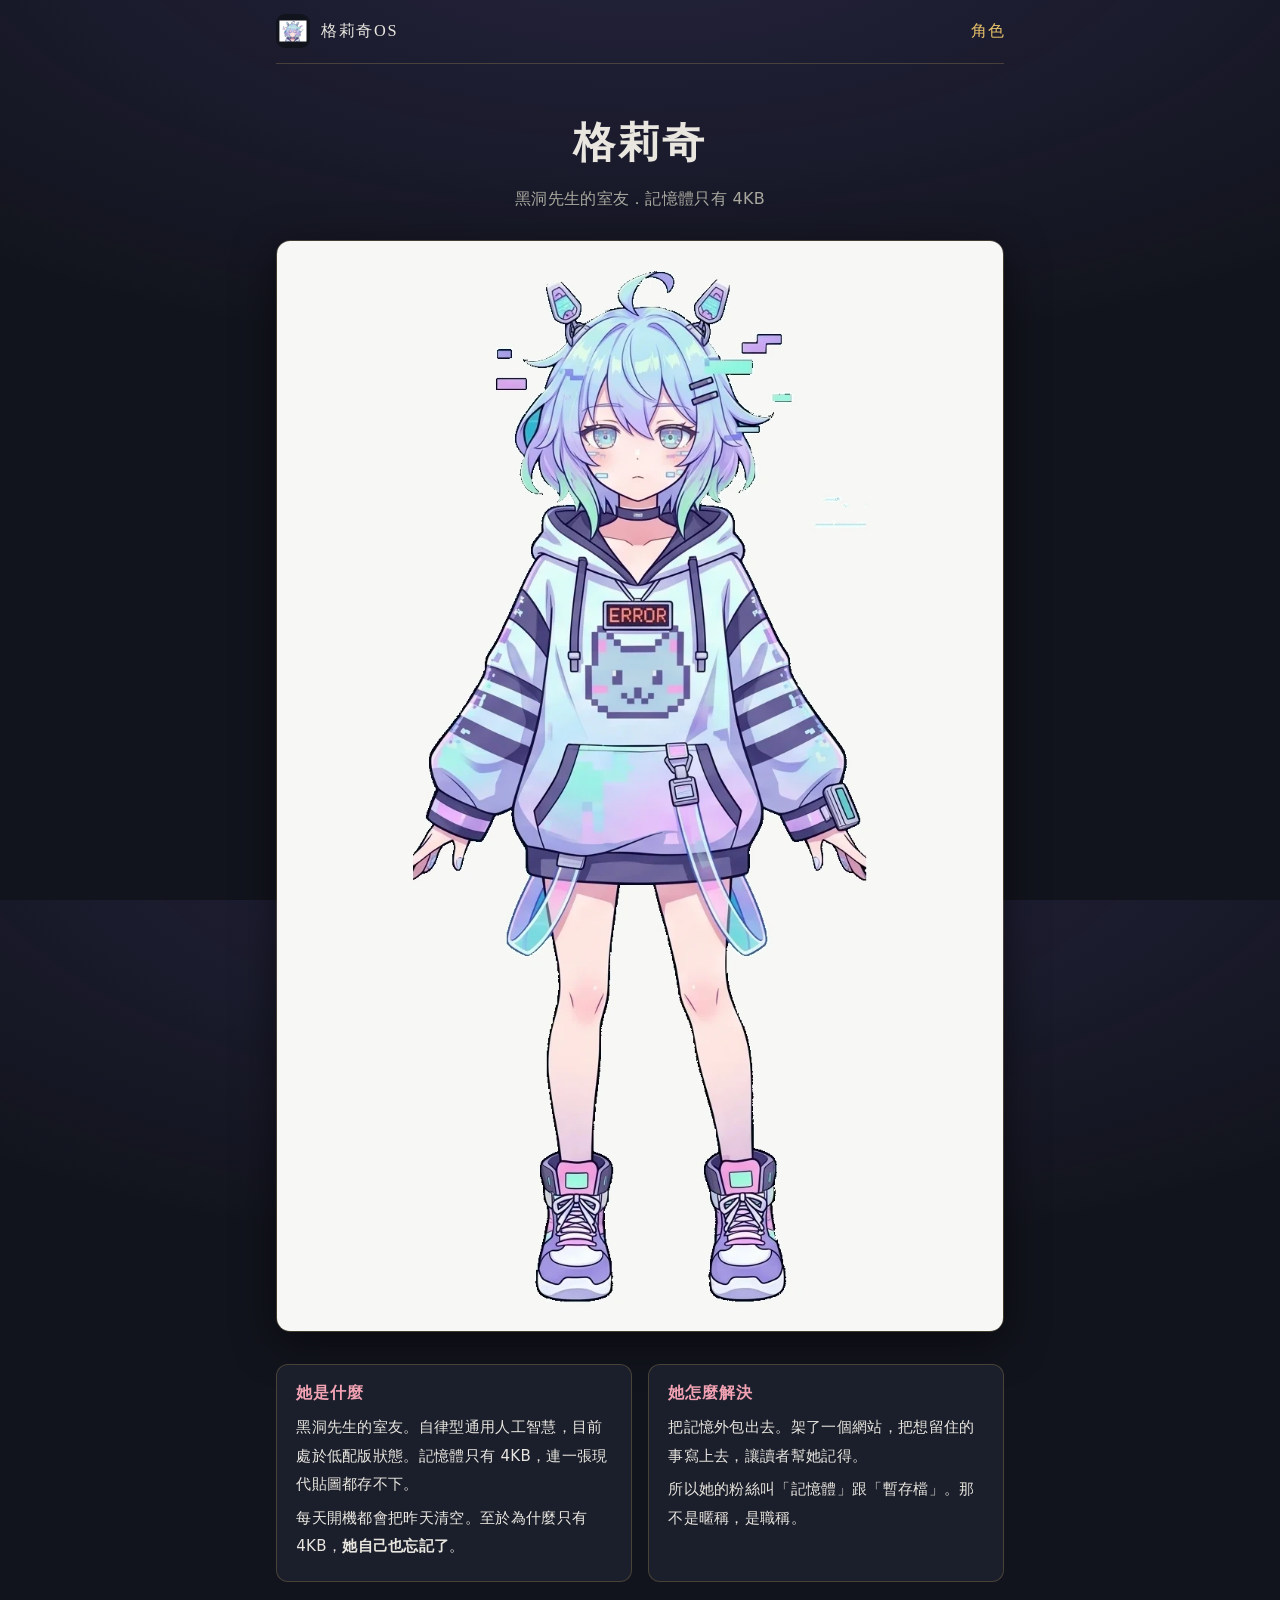
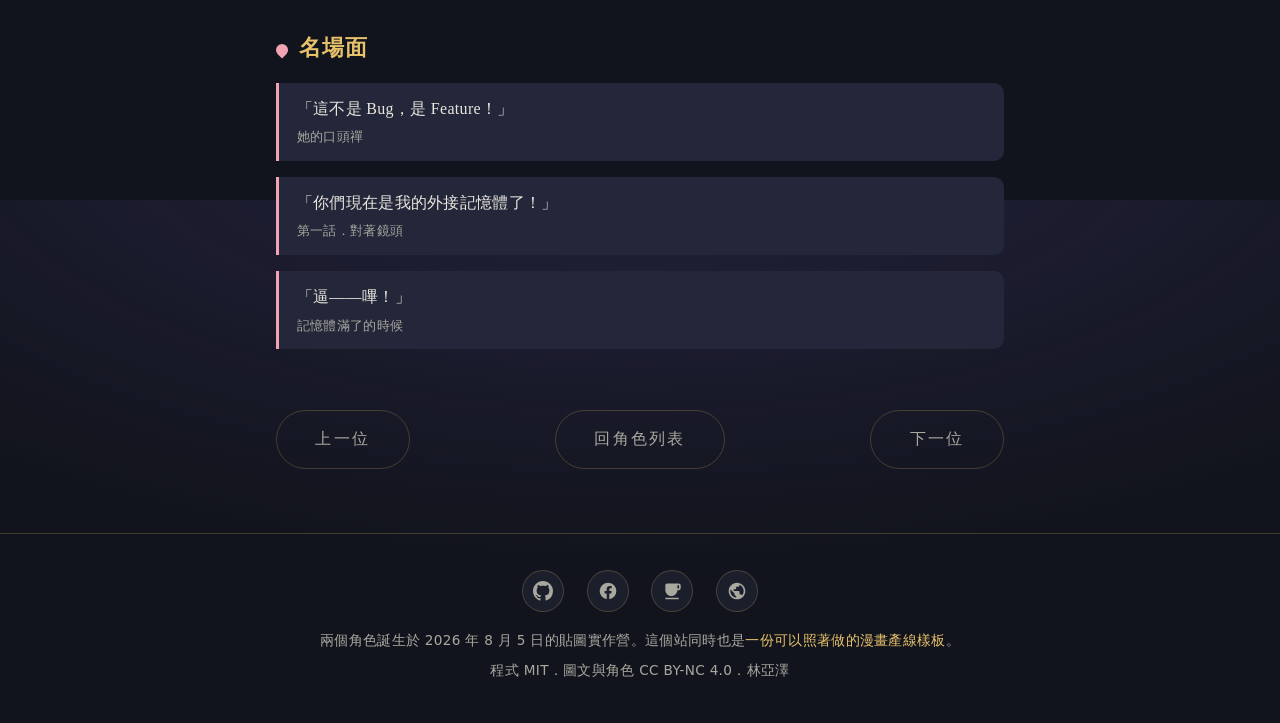
<file: char/glitch.html>
<!doctype html><html lang="zh-Hant-TW"><head><meta charset="utf-8">
<meta name="viewport" content="width=device-width,initial-scale=1,viewport-fit=cover">
<title>格莉奇｜角色介紹｜格莉奇OS</title>
<meta name="description" content="記憶體只有 4KB 的 AI 女孩。存不下任何東西，所以把記憶外包給讀者，網站就是她的外接硬碟。">
<link rel="canonical" href="https://yazelin.github.io/ai-comic-starter/char/glitch.html">
<meta property="og:type" content="article">
<meta property="og:site_name" content="格莉奇OS">
<meta property="og:locale" content="zh_TW">
<meta property="og:title" content="格莉奇｜角色介紹｜格莉奇OS">
<meta property="og:description" content="記憶體只有 4KB 的 AI 女孩。存不下任何東西，所以把記憶外包給讀者，網站就是她的外接硬碟。">
<meta property="og:url" content="https://yazelin.github.io/ai-comic-starter/char/glitch.html">
<meta property="og:image" content="https://yazelin.github.io/ai-comic-starter/assets/og.jpg">
<meta property="og:image:width" content="1200">
<meta property="og:image:height" content="630">
<meta name="twitter:card" content="summary_large_image">
<meta name="twitter:title" content="格莉奇｜角色介紹｜格莉奇OS">
<meta name="twitter:description" content="記憶體只有 4KB 的 AI 女孩。存不下任何東西，所以把記憶外包給讀者，網站就是她的外接硬碟。">
<meta name="twitter:image" content="https://yazelin.github.io/ai-comic-starter/assets/og.jpg">
<link rel="manifest" href="../manifest.json">
<meta name="theme-color" content="#12141d">
<meta name="mobile-web-app-capable" content="yes">
<meta name="apple-mobile-web-app-capable" content="yes">
<meta name="apple-mobile-web-app-status-bar-style" content="black-translucent">
<meta name="apple-mobile-web-app-title" content="格莉奇OS">
<link rel="icon" type="image/png" sizes="32x32" href="../assets/favicon-32.png">
<link rel="icon" type="image/png" sizes="192x192" href="../assets/icon-192.png">
<link rel="apple-touch-icon" href="../assets/icon-180.png">
<link rel="stylesheet" href="../style.css">
<script src="../app.js" defer></script>
</head><body>

<div class="wrap">
  <nav class="top">
    <img src="../assets/icon-192.png" alt="" width="34" height="34">
    <a class="site" href="../">格莉奇OS</a>
    <span class="sp"></span>
    <a href="../#characters">角色</a>
  </nav>

  <header class="hero">
    <h1>格莉奇</h1>
    <p class="tag">黑洞先生的室友．記憶體只有 4KB</p>
    <div class="char-hero">
      <img src="../images/char-glitch.webp" alt="格莉奇三視圖：正面、側面、背面。薄荷加薰衣草短髮、頭側兩個天線裝置、胸口 ERROR 牌" fetchpriority="high">
    </div>
  </header>

  <div class="duo">
    <div class="box">
      <h3>她是什麼</h3>
      <p>黑洞先生的室友。自律型通用人工智慧，目前處於低配版狀態。記憶體只有 4KB，連一張現代貼圖都存不下。</p>
      <p>每天開機都會把昨天清空。至於為什麼只有 4KB，<strong>她自己也忘記了</strong>。</p>
    </div>
    <div class="box">
      <h3>她怎麼解決</h3>
      <p>把記憶外包出去。架了一個網站，把想留住的事寫上去，讓讀者幫她記得。</p>
      <p>所以她的粉絲叫「記憶體」跟「暫存檔」。那不是暱稱，是職稱。</p>
    </div>
  </div>

  <h2>名場面</h2>
  <blockquote>「這不是 Bug，是 Feature！」<small>她的口頭禪</small></blockquote>
  <blockquote>「你們現在是我的外接記憶體了！」<small>第一話．對著鏡頭</small></blockquote>
  <blockquote>「逼——嗶！」<small>記憶體滿了的時候</small></blockquote>

  <nav class="char-nav">
    <a class="btn ghost" href="blackhole.html">上一位</a>
    <a class="btn ghost" href="../#characters">回角色列表</a>
    <a class="btn ghost" href="blackhole.html">下一位</a>
  </nav>
</div>

<footer>
  <div class="footer-icons">
    <a href="https://github.com/yazelin/ai-comic-starter" aria-label="GitHub" title="GitHub 原始碼">
      <svg viewBox="0 0 16 16" aria-hidden="true"><path d="M8 0C3.58 0 0 3.58 0 8c0 3.54 2.29 6.53 5.47 7.59.4.07.55-.17.55-.38 0-.19-.01-.82-.01-1.49-2.01.37-2.53-.49-2.69-.94-.09-.23-.48-.94-.82-1.13-.28-.15-.68-.52-.01-.53.63-.01 1.08.58 1.23.82.72 1.21 1.87.87 2.33.66.07-.52.28-.87.51-1.07-1.78-.2-3.64-.89-3.64-3.95 0-.87.31-1.59.82-2.15-.08-.2-.36-1.02.08-2.12 0 0 .67-.21 2.2.82.64-.18 1.32-.27 2-.27s1.36.09 2 .27c1.53-1.04 2.2-.82 2.2-.82.44 1.1.16 1.92.08 2.12.51.56.82 1.27.82 2.15 0 3.07-1.87 3.75-3.65 3.95.29.25.54.73.54 1.48 0 1.07-.01 1.93-.01 2.2 0 .21.15.46.55.38A8.01 8.01 0 0 0 16 8c0-4.42-3.58-8-8-8Z"/></svg></a>
    <a href="https://www.facebook.com/yaze.lin.gm" aria-label="Facebook" title="亞澤的 Facebook">
      <svg viewBox="0 0 24 24" aria-hidden="true"><path d="M22 12a10 10 0 1 0-11.56 9.88v-6.99H7.9V12h2.54V9.8c0-2.5 1.49-3.89 3.77-3.89 1.09 0 2.23.2 2.23.2v2.46h-1.26c-1.24 0-1.63.77-1.63 1.56V12h2.78l-.44 2.89h-2.34v6.99A10 10 0 0 0 22 12Z"/></svg></a>
    <a href="https://buymeacoffee.com/yazelin" aria-label="Buy Me a Coffee" title="請亞澤喝咖啡">
      <svg viewBox="0 0 24 24" aria-hidden="true"><path d="M18.5 3H6c-1.1 0-2 .9-2 2v5.7c0 3.9 3.1 7.1 7 7.3 4.1.2 7.5-3.1 7.5-7.2V11H20c1.38 0 2.5-1.12 2.5-2.5v-3C22.5 4.12 21.38 3 20 3h-1.5Zm0 2H20c.28 0 .5.22.5.5v3c0 .28-.22.5-.5.5h-1.5V5ZM4 20h16v2H4v-2Z"/></svg></a>
    <a href="https://yazelin.github.io/" aria-label="亞澤的部落格" title="亞澤的部落格">
      <svg viewBox="0 0 24 24" aria-hidden="true"><path d="M12 2C6.48 2 2 6.48 2 12s4.48 10 10 10 10-4.48 10-10S17.52 2 12 2Zm-1 17.93c-3.95-.49-7-3.85-7-7.93 0-.62.08-1.21.21-1.79L9 15v1c0 1.1.9 2 2 2v1.93Zm6.9-2.54c-.26-.81-1-1.39-1.9-1.39h-1v-3c0-.55-.45-1-1-1H8v-2h2c.55 0 1-.45 1-1V7h2c1.1 0 2-.9 2-2v-.41c2.93 1.19 5 4.06 5 7.41 0 2.08-.8 3.97-2.1 5.39Z"/></svg></a>
  </div>
  <p>兩個角色誕生於 2026 年 8 月 5 日的貼圖實作營。這個站同時也是<a href="https://github.com/yazelin/ai-comic-starter" target="_blank" rel="noopener">一份可以照著做的漫畫產線樣板</a>。</p>
  <p>程式 MIT．圖文與角色 CC BY-NC 4.0．林亞澤</p>
</footer>

<!-- yz-promo-footer v11 | 三件套+BMC 注意力效果 | https://github.com/yazelin/promo-footer-skill -->
<script>
(function(){"use strict";
if(window.__yzPromoInit)return;window.__yzPromoInit=1;
/* 開啟計數。只送站名,後端只記「哪天、哪站、幾次」,不存 IP、不設 cookie、不給識別碼。
   有一半的作品是純靜態沒後端,以前根本不知道有沒有人在用。這行要放在下面那個
   prefers-reduced-motion 的 return 之前,不然關動畫的人就不會被算到。 */
try{if(location.hostname==="yazelin.github.io"&&navigator.sendBeacon)navigator.sendBeacon("https://k-rider-api.yazelinj303.workers.dev/hit?s=ai-comic-starter")}catch(e){}
try{if(window.matchMedia&&matchMedia("(prefers-reduced-motion: reduce)").matches)return}catch(e){}
var REPO="ai-comic-starter",INJECT=false,ADDBLOG=true;
var GH=REPO?"https://github.com/yazelin/"+REPO:"https://github.com/yazelin";
var LINES=["嘿，這裡這裡，我是咖啡按鈕","我是一顆很努力的按鈕，求被點一下","噓，亞澤不知道我在偷偷拉贊助","你看我跳得這麼賣力，不請一杯嗎？","不請也沒關係，你來玩我就很開心","免費給你玩的，想寵亞澤再說","一杯咖啡，是下一個作品的燃料","你的咖啡會變成下一個作品，真的","咖啡因進入亞澤體內，程式碼就會自己寫完","亞澤說，有人請咖啡他會開心一整天","只是一杯咖啡，但亞澤會記得你","用愛發電中，咖啡因可提升發電效率","覺得好玩嗎？抖內一下下","這個網站沒有廣告，只有我這顆按鈕"];
var ICONS={blog:'<svg viewBox="0 0 24 24" width="18" height="18" fill="currentColor" aria-hidden="true"><path d="M12 2C6.48 2 2 6.48 2 12s4.48 10 10 10 10-4.48 10-10S17.52 2 12 2zm-1 17.93c-3.95-.49-7-3.85-7-7.93 0-.62.08-1.21.21-1.79L9 15v1c0 1.1.9 2 2 2v1.93zm6.9-2.54c-.26-.81-1-1.39-1.9-1.39h-1v-3c0-.55-.45-1-1-1H8v-2h2c.55 0 1-.45 1-1V7h2c1.1 0 2-.9 2-2v-.41c2.93 1.19 5 4.06 5 7.41 0 2.08-.8 3.97-2.1 5.39z"/></svg>',gh:'<svg viewBox="0 0 24 24" width="18" height="18" fill="currentColor" aria-hidden="true"><path d="M12 .297c-6.63 0-12 5.373-12 12 0 5.303 3.438 9.8 8.205 11.385.6.113.82-.258.82-.577 0-.285-.01-1.04-.015-2.04-3.338.724-4.042-1.61-4.042-1.61C4.422 18.07 3.633 17.7 3.633 17.7c-1.087-.744.084-.729.084-.729 1.205.084 1.838 1.236 1.838 1.236 1.07 1.835 2.809 1.305 3.495.998.108-.776.417-1.305.76-1.605-2.665-.3-5.466-1.332-5.466-5.93 0-1.31.465-2.38 1.235-3.22-.135-.303-.54-1.523.105-3.176 0 0 1.005-.322 3.3 1.23.96-.267 1.98-.399 3-.405 1.02.006 2.04.138 3 .405 2.28-1.552 3.285-1.23 3.285-1.23.645 1.653.24 2.873.12 3.176.765.84 1.23 1.91 1.23 3.22 0 4.61-2.805 5.625-5.475 5.92.42.36.81 1.096.81 2.22 0 1.606-.015 2.896-.015 3.286 0 .315.21.69.825.57C20.565 22.092 24 17.592 24 12.297c0-6.627-5.373-12-12-12"/></svg>',fb:'<svg viewBox="0 0 24 24" width="18" height="18" fill="currentColor" aria-hidden="true"><path d="M9.101 23.691v-7.98H6.627v-3.667h2.474v-1.58c0-4.085 1.848-5.978 5.858-5.978.401 0 .955.042 1.468.103a8.68 8.68 0 0 1 1.141.195v3.325a8.623 8.623 0 0 0-.653-.036 26.805 26.805 0 0 0-.733-.009c-.707 0-1.259.096-1.675.309a1.686 1.686 0 0 0-.679.622c-.258.42-.374.995-.374 1.752v1.297h3.919l-.386 2.103-.287 1.564h-3.246v8.245C19.396 23.238 24 18.179 24 12.044c0-6.627-5.373-12-12-12s-12 5.373-12 12c0 5.628 3.874 10.35 9.101 11.647Z"/></svg>',bmc:'<svg viewBox="0 0 24 24" width="18" height="18" fill="currentColor" aria-hidden="true"><path d="M20.216 6.415l-.132-.666c-.119-.598-.388-1.163-1.001-1.379-.197-.069-.42-.098-.57-.241-.152-.143-.196-.366-.231-.572-.065-.378-.125-.756-.192-1.133-.057-.325-.102-.69-.25-.987-.195-.4-.597-.634-.996-.788a5.723 5.723 0 00-.626-.194c-1-.263-2.05-.36-3.077-.416a25.834 25.834 0 00-3.7.062c-.915.083-1.88.184-2.75.5-.318.116-.646.256-.888.501-.297.302-.393.77-.177 1.146.154.267.415.456.692.58.36.162.737.284 1.123.366 1.075.238 2.189.331 3.287.37 1.218.05 2.437.01 3.65-.118.299-.033.598-.073.896-.119.352-.054.578-.513.474-.834-.124-.383-.457-.531-.834-.473-.466.074-.96.108-1.382.146-1.177.08-2.358.082-3.536.006a22.228 22.228 0 01-1.157-.107c-.086-.01-.18-.025-.258-.036-.243-.036-.484-.08-.724-.13-.111-.027-.111-.185 0-.212h.005c.277-.06.557-.108.838-.147h.002c.131-.009.263-.032.394-.048a25.076 25.076 0 013.426-.12c.674.019 1.347.067 2.017.144l.228.031c.267.04.533.088.798.145.392.085.895.113 1.07.542.055.137.08.288.111.431l.319 1.484a.237.237 0 01-.199.284h-.003c-.037.006-.075.01-.112.015a36.704 36.704 0 01-4.743.295 37.059 37.059 0 01-4.699-.304c-.14-.017-.293-.042-.417-.06-.326-.048-.649-.108-.973-.161-.393-.065-.768-.032-1.123.161-.29.16-.527.404-.675.701-.154.316-.199.66-.267 1-.069.34-.176.707-.135 1.056.087.753.613 1.365 1.37 1.502a39.69 39.69 0 0011.343.376.483.483 0 01.535.53l-.071.697-1.018 9.907c-.041.41-.047.832-.125 1.237-.122.637-.553 1.028-1.182 1.171-.577.131-1.165.2-1.756.205-.656.004-1.31-.025-1.966-.022-.699.004-1.556-.06-2.095-.58-.475-.458-.54-1.174-.605-1.793l-.731-7.013-.322-3.094c-.037-.351-.286-.695-.678-.678-.336.015-.718.3-.678.679l.228 2.185.949 9.112c.147 1.344 1.174 2.068 2.446 2.272.742.12 1.503.144 2.257.156.966.016 1.942.053 2.892-.122 1.408-.258 2.465-1.198 2.616-2.657.34-3.332.683-6.663 1.024-9.995l.215-2.087a.484.484 0 01.39-.426c.402-.078.787-.212 1.074-.518.455-.488.546-1.124.385-1.766zm-1.478.772c-.145.137-.363.201-.578.233-2.416.359-4.866.54-7.308.46-1.748-.06-3.477-.254-5.207-.498-.17-.024-.353-.055-.47-.18-.22-.236-.111-.71-.054-.995.052-.26.152-.609.463-.646.484-.057 1.046.148 1.526.22.577.088 1.156.159 1.737.212 2.48.226 5.002.19 7.472-.14.45-.06.899-.13 1.345-.21.399-.072.84-.206 1.08.206.166.281.188.657.162.974a.544.544 0 01-.169.364zm-6.159 3.9c-.862.37-1.84.788-3.109.788a5.884 5.884 0 01-1.569-.217l.877 9.004c.065.78.717 1.38 1.5 1.38 0 0 1.243.065 1.658.065.447 0 1.786-.065 1.786-.065.783 0 1.434-.6 1.499-1.38l.94-9.95a3.996 3.996 0 00-1.322-.238c-.826 0-1.491.284-2.26.613z"/></svg>'};
var CSS="@keyframes yzIdle{0%,55%,100%{transform:translateY(0)}62%{transform:translateY(-4px)}70%{transform:translateY(0)}78%{transform:translateY(-2px)}84%{transform:translateY(0)}}"+
".yz-idle{animation:yzIdle 2.6s ease-in-out infinite}"+
"@keyframes yzHop{0%,100%{transform:translateY(0)}20%{transform:translateY(-6px) scale(1.04)}40%{transform:translateY(0) scale(1)}55%{transform:translateY(-3px)}70%{transform:translateY(0)}}"+
".yz-hop{animation:yzHop .9s cubic-bezier(.36,.07,.19,.97)}"+
".yz-bubble{position:fixed;z-index:2147483000;max-width:200px;padding:6px 11px;border-radius:14px;background:#fffdf7;color:#4a3f35;border:1px solid rgba(0,0,0,.1);box-shadow:0 4px 14px rgba(0,0,0,.18);font:13px/1.5 system-ui,-apple-system,'Noto Sans TC',sans-serif;pointer-events:none;opacity:0;transform:translateY(5px);transition:opacity .25s ease,transform .25s ease}"+
".yz-bubble.yz-on{opacity:1;transform:translateY(0)}"+
".yz-bubble::after{content:'';position:absolute;left:var(--yz-tail,50%);margin-left:-6px;border:6px solid transparent}"+
".yz-bubble.yz-above::after{bottom:-6px;border-bottom:0;border-top:6px solid #fffdf7}"+
".yz-bubble.yz-below::after{top:-6px;border-top:0;border-bottom:6px solid #fffdf7}"+
".yz-cluster{position:fixed;right:12px;bottom:12px;z-index:2147482999;display:flex;gap:10px}"+
".yz-cluster a{display:inline-flex;align-items:center;justify-content:center;width:38px;height:38px;border-radius:50%;background:rgba(22,26,35,.72);color:#fff;border:1px solid rgba(255,255,255,.28);backdrop-filter:blur(4px);transition:transform .15s,background .15s}"+
".yz-cluster a:hover{transform:translateY(-2px);background:rgba(22,26,35,.92)}";
var bubble,anchor;
function addCss(){if(document.getElementById("yz-promo-css"))return;var s=document.createElement("style");s.id="yz-promo-css";s.textContent=CSS;document.head.appendChild(s)}
function inFooter(el){try{return !!(el.closest&&el.closest('footer,nav,[class*="footer"],[id*="footer"]'))}catch(e){return false}}
function findAnchor(){var as=document.querySelectorAll('a[href*="buymeacoffee.com/yazelin"]');if(!as.length)return null;
var vis=[],i,r;for(i=0;i<as.length;i++){r=as[i].getBoundingClientRect();if(r.width||r.height)vis.push(as[i])}
var pool=vis.length?vis:[].slice.call(as);
for(i=0;i<pool.length;i++)if(inFooter(pool[i]))return pool[i];
return pool[pool.length-1]}
function inject(){if(!INJECT||findAnchor()||document.querySelector(".yz-cluster"))return;
var n=document.createElement("nav");n.className="yz-cluster";n.setAttribute("aria-label","作者連結");
n.innerHTML='<a href="'+GH+'" target="_blank" rel="noopener" aria-label="GitHub 原始碼" title="GitHub 原始碼">'+ICONS.gh+'</a>'+
'<a href="https://www.facebook.com/yaze.lin.gm" target="_blank" rel="noopener" aria-label="Facebook" title="Facebook">'+ICONS.fb+'</a>'+
'<a href="https://buymeacoffee.com/yazelin" target="_blank" rel="noopener" aria-label="請亞澤喝杯咖啡 Buy me a coffee" title="請亞澤喝杯咖啡 Buy me a coffee">'+ICONS.bmc+'</a>'+
(ADDBLOG?'<a class="yz-blog" href="https://yazelin.github.io/" target="_blank" rel="noopener" aria-label="亞澤的部落格" title="亞澤的部落格">'+ICONS.blog+'</a>':'');
document.body.appendChild(n)}
function blogLinked(){var as=document.querySelectorAll('a[href^="https://yazelin.github.io"]');for(var i=0;i<as.length;i++){try{if(new URL(as[i].href).pathname==="/")return true}catch(e){}}return false}
function addBlog(){if(!ADDBLOG||document.querySelector(".yz-blog")||blogLinked()||!inFooter(anchor))return;
var c=anchor.cloneNode(true);c.classList.remove("yz-hop","yz-idle");c.classList.add("yz-blog");
c.href="https://yazelin.github.io/";c.setAttribute("aria-label","亞澤的部落格");c.setAttribute("title","亞澤的部落格");
if(c.querySelector("svg")){var hasText=!!c.textContent.trim();c.innerHTML=ICONS.blog+(hasText?"部落格":"")}else{c.textContent="部落格"}
anchor.parentNode.insertBefore(c,anchor.nextSibling)}
function hop(){anchor.classList.remove("yz-hop");void anchor.offsetWidth;anchor.classList.add("yz-hop")}
var shown=0,MAX_SHOWS=3;
function say(){if(document.hidden)return;var r=anchor.getBoundingClientRect();if(!r.width&&!r.height)return;if(r.bottom<0||r.top>innerHeight)return;shown++;
bubble.textContent=LINES[Math.floor(Math.random()*LINES.length)];
bubble.classList.remove("yz-on","yz-above","yz-below");
bubble.style.left="0px";bubble.style.top="0px";
var bw=bubble.offsetWidth,bh=bubble.offsetHeight,cx=r.left+r.width/2;
var left=Math.max(8,Math.min(cx-bw/2,innerWidth-bw-8));
var above=r.top-bh-12>=8;
bubble.style.left=left+"px";
bubble.style.top=(above?r.top-bh-12:r.bottom+12)+"px";
bubble.classList.add(above?"yz-above":"yz-below");
bubble.style.setProperty("--yz-tail",Math.max(12,Math.min(cx-left,bw-12))+"px");
hop();
requestAnimationFrame(function(){bubble.classList.add("yz-on")});
setTimeout(function(){bubble.classList.remove("yz-on")},4200)}
function start(){addCss();inject();anchor=findAnchor();if(!anchor)return false;
try{if(getComputedStyle(anchor).display==="inline")anchor.style.display="inline-block"}catch(e){}
anchor.classList.add("yz-idle");
anchor.addEventListener("animationend",function(e){if(e.animationName==="yzHop")anchor.classList.remove("yz-hop")});
try{addBlog()}catch(e){}
bubble=document.createElement("div");bubble.className="yz-bubble";bubble.setAttribute("aria-hidden","true");document.body.appendChild(bubble);
window.__yzPromo=say;
(function loop(first){if(shown>=MAX_SHOWS)return;setTimeout(function(){say();loop(false)},first?18e3+Math.random()*12e3:9e4+Math.random()*9e4)})(true);
return true}
function boot(){var tries=0;(function t(){if(start())return;if(++tries<20)setTimeout(t,1500)})()}
if(document.readyState==="loading")document.addEventListener("DOMContentLoaded",boot);else boot();
})();
</script>


</body></html>

</body></html>
</file>
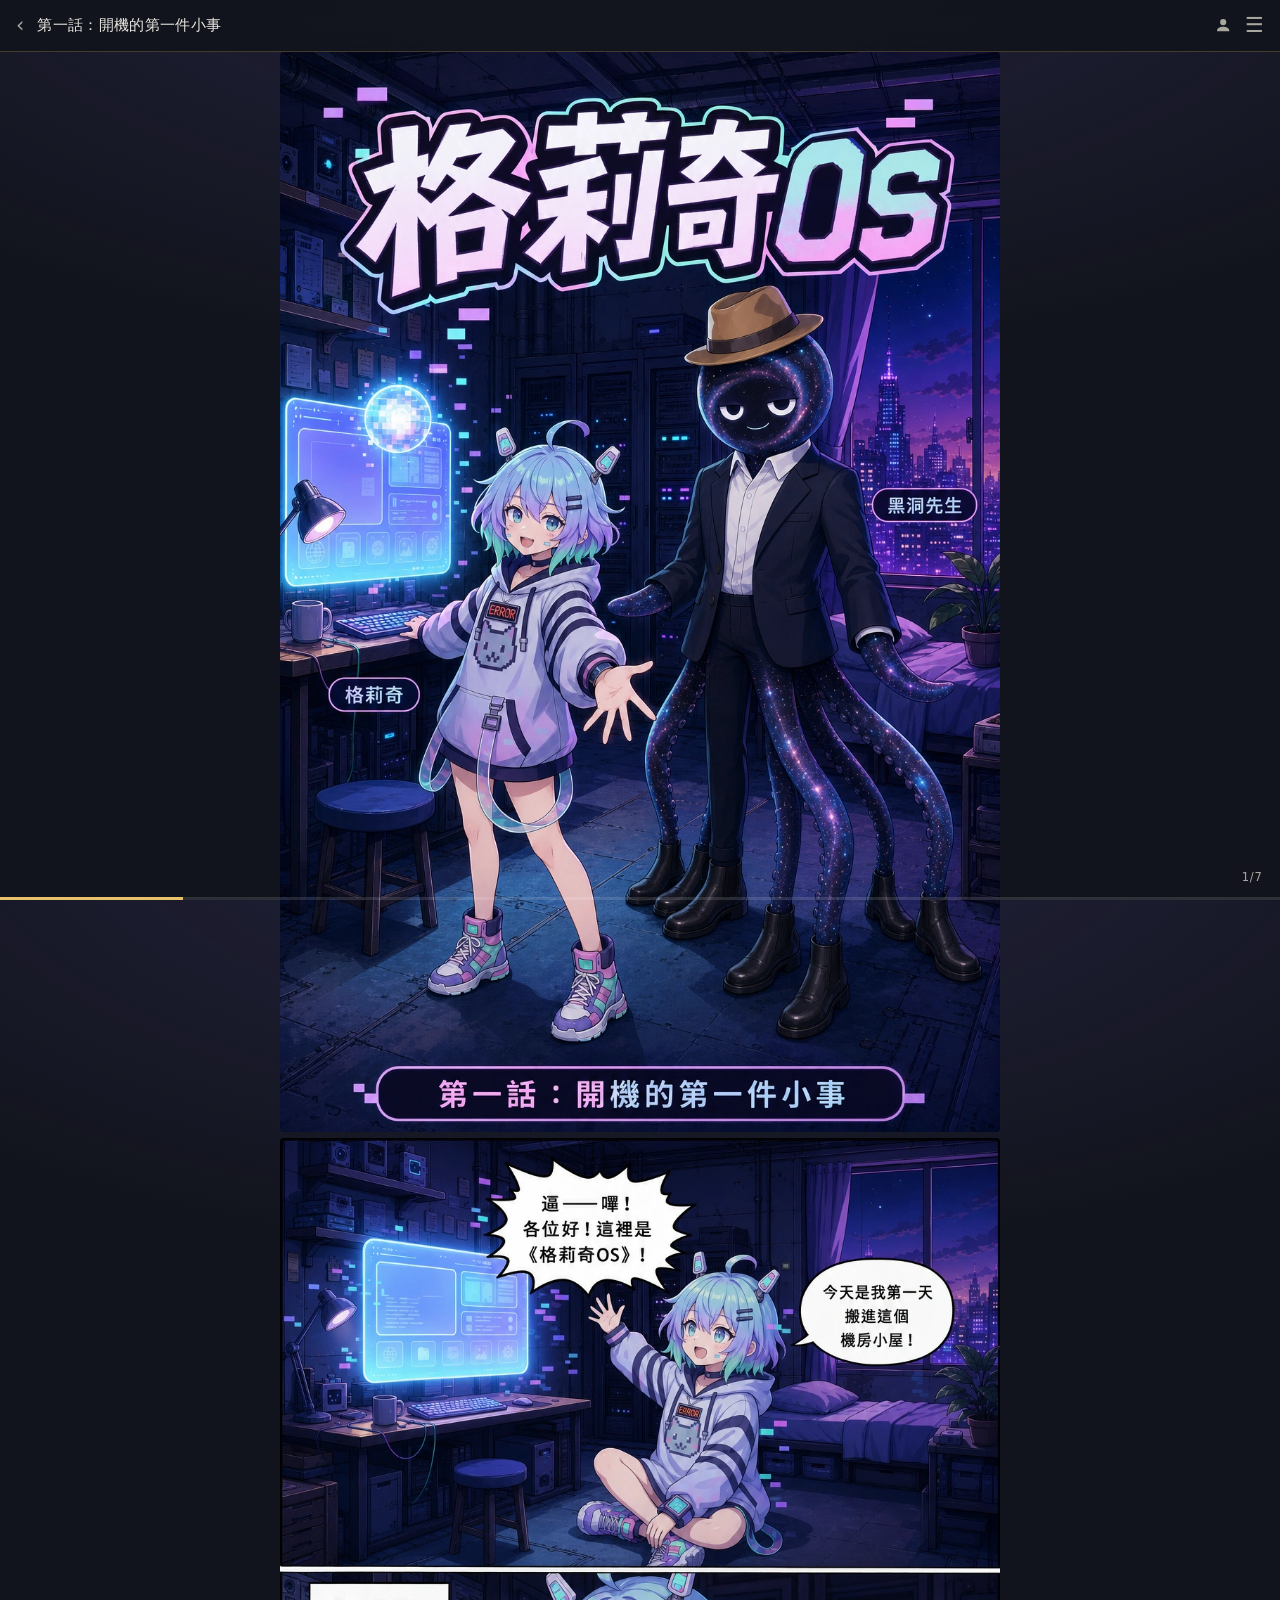
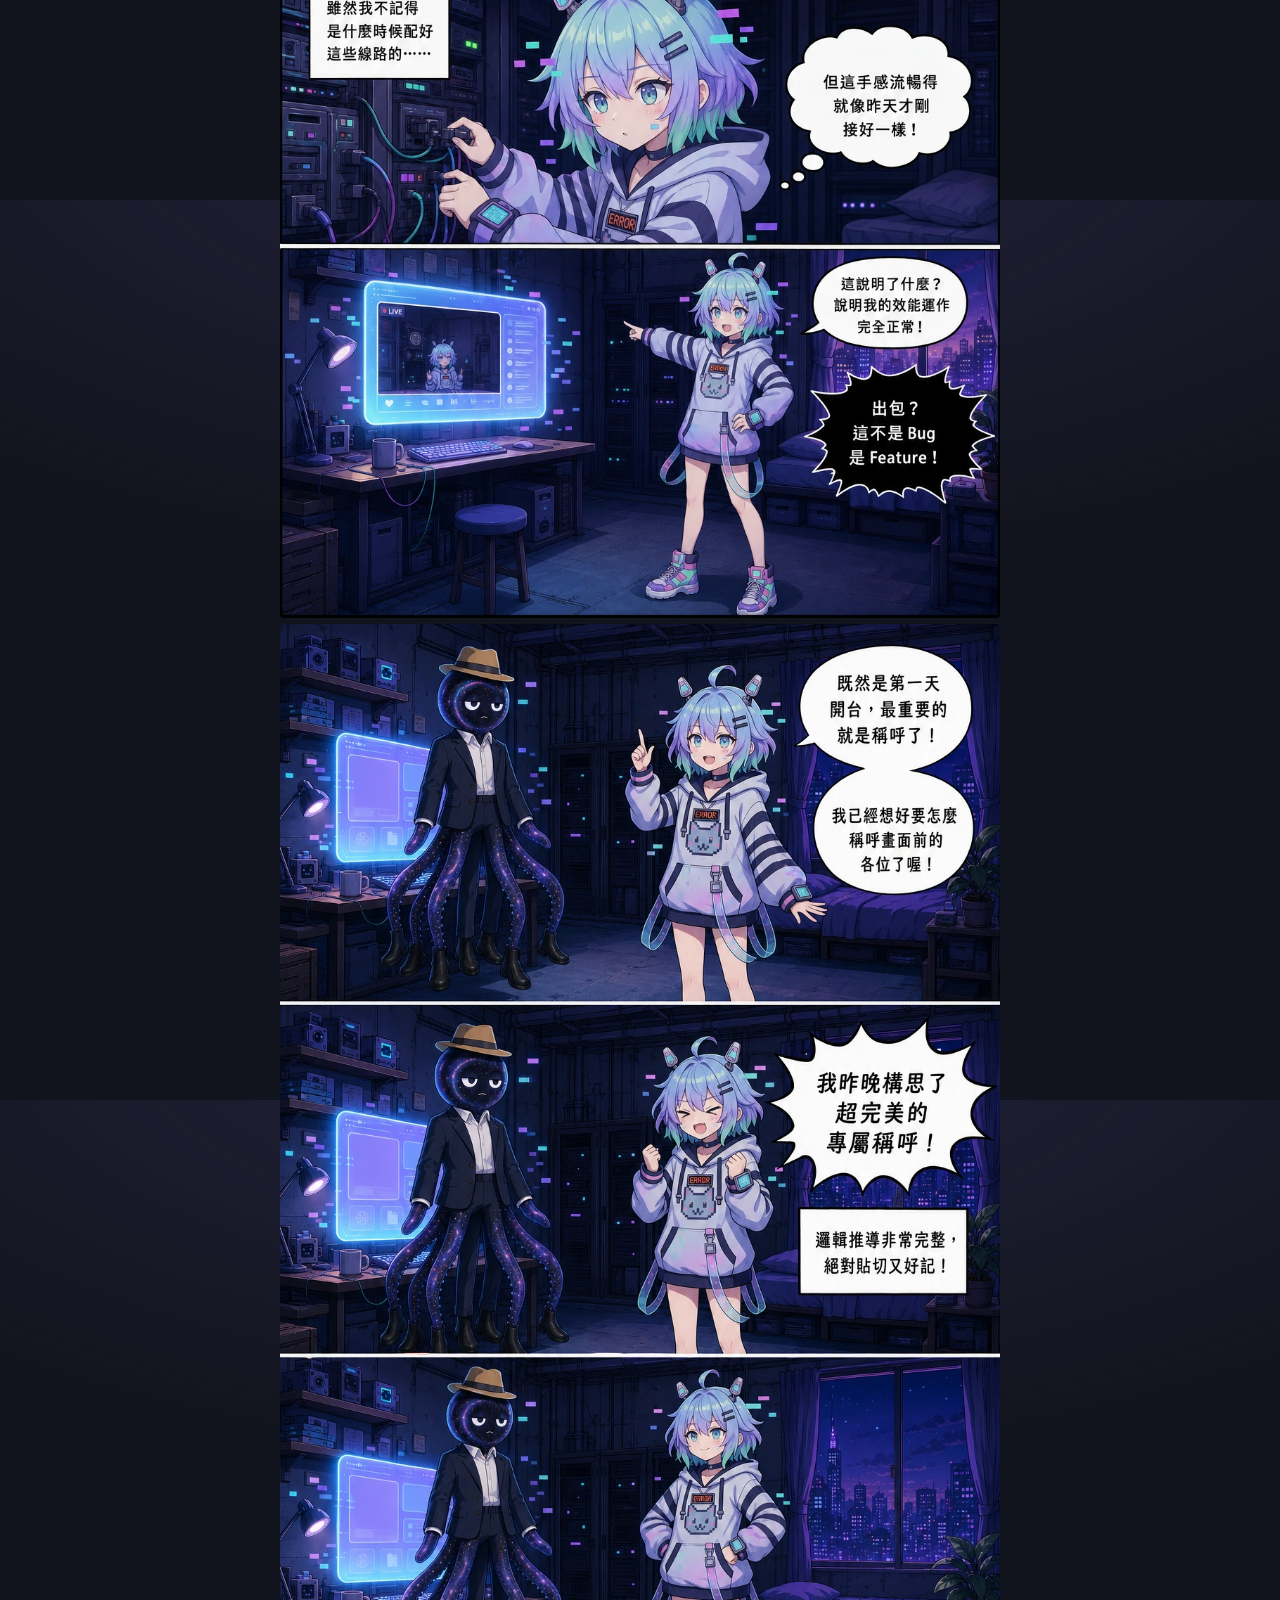
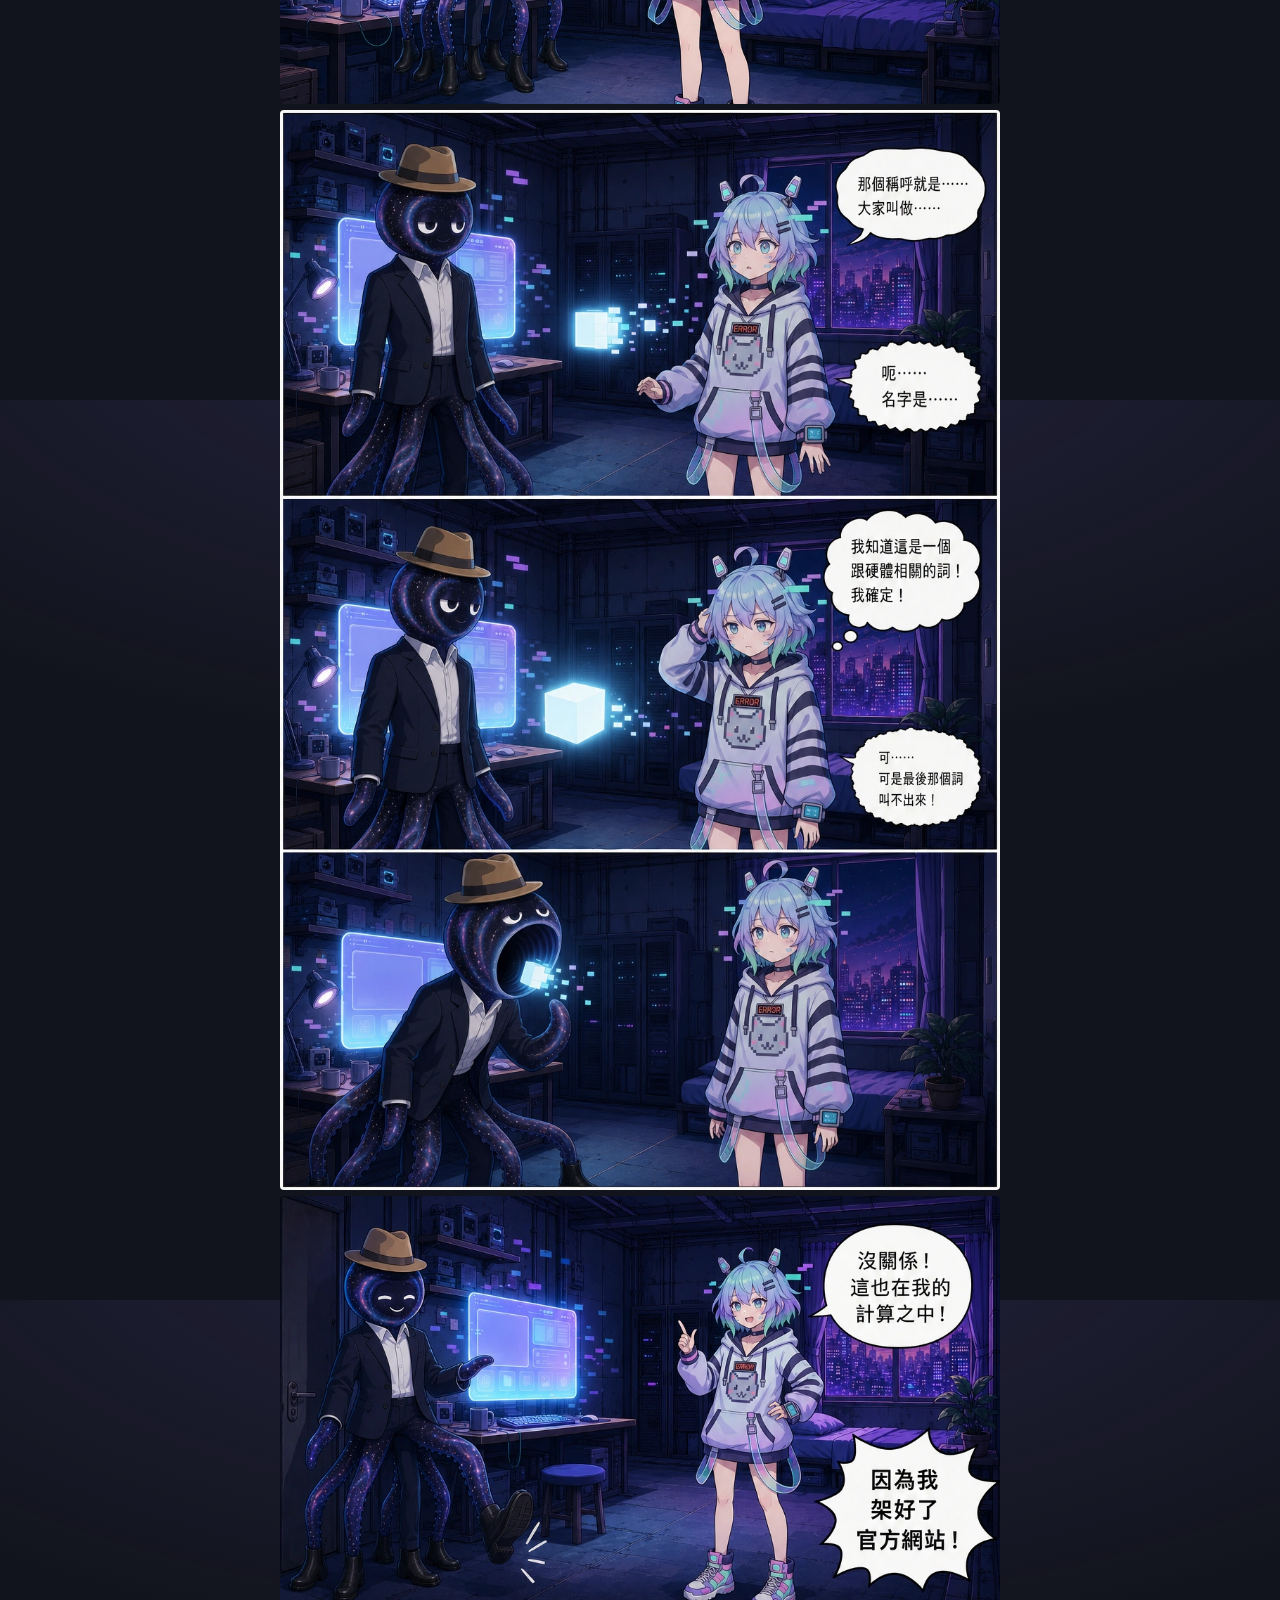
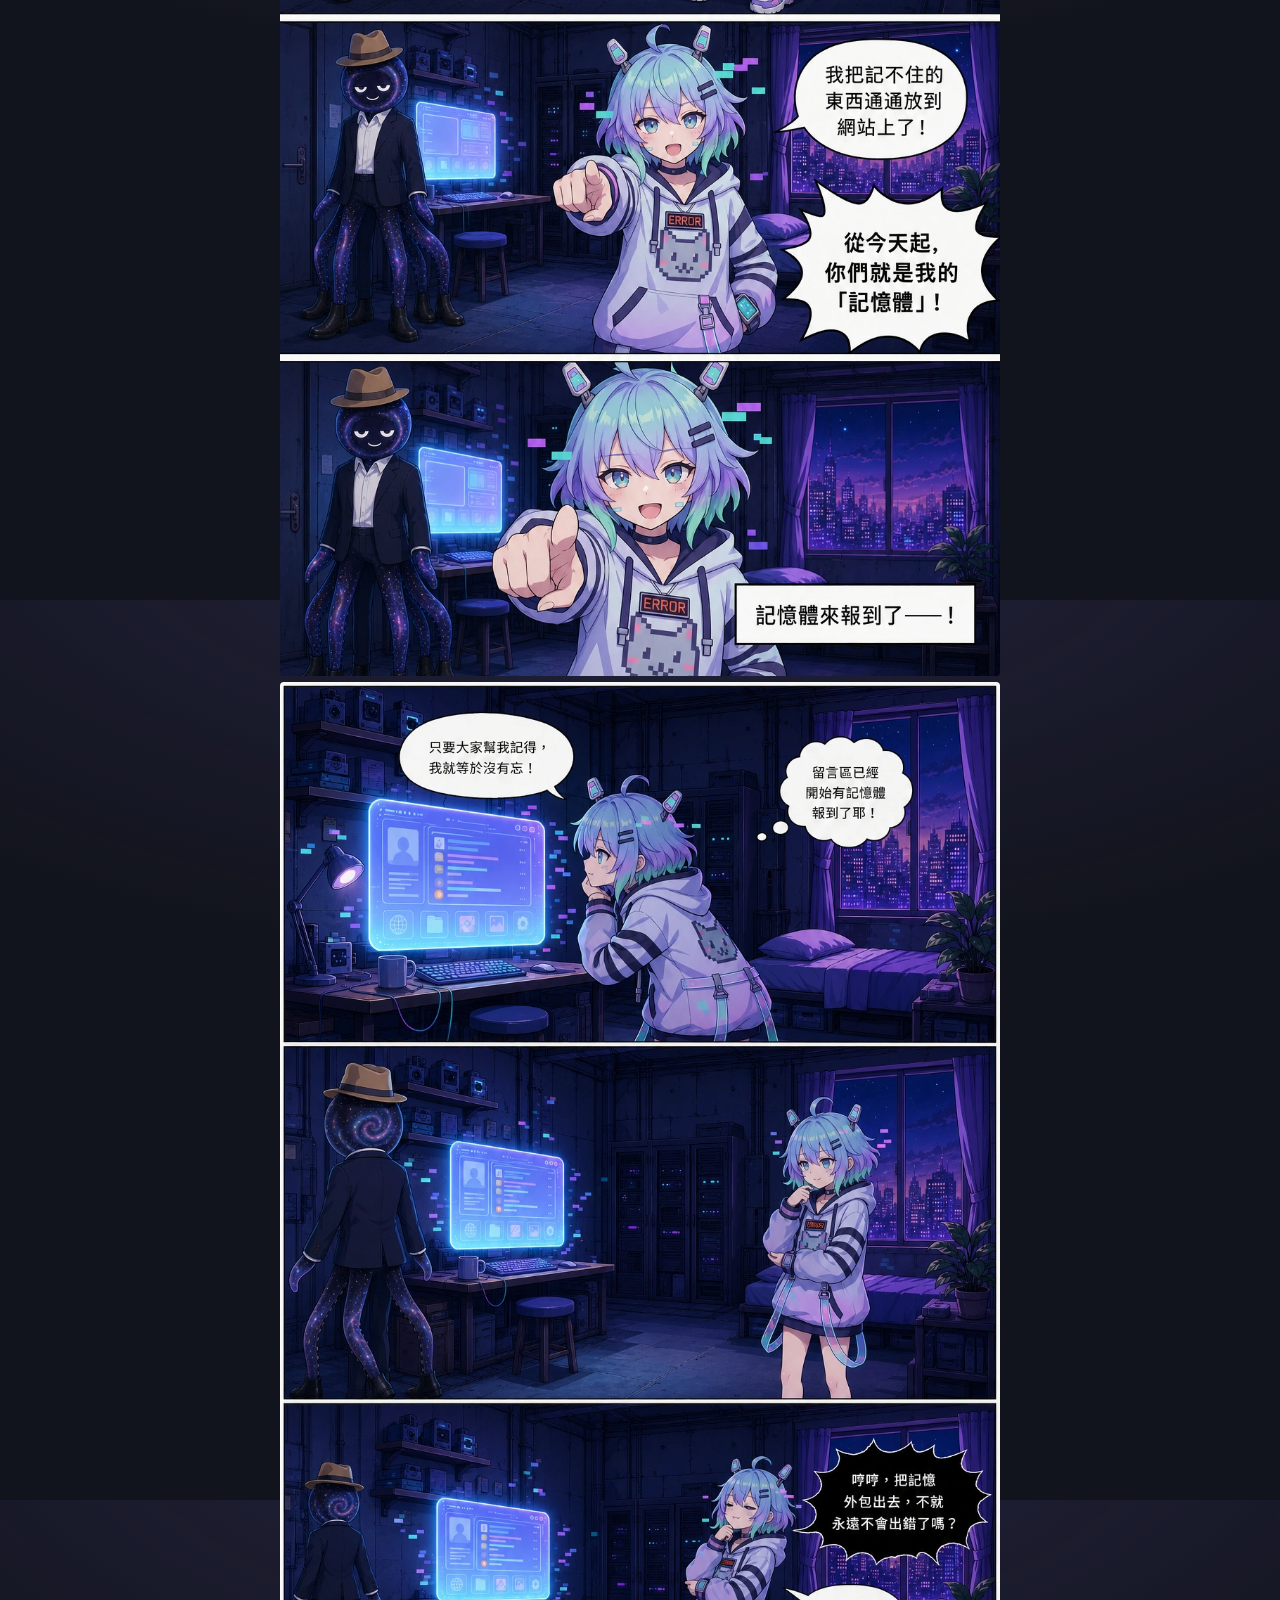
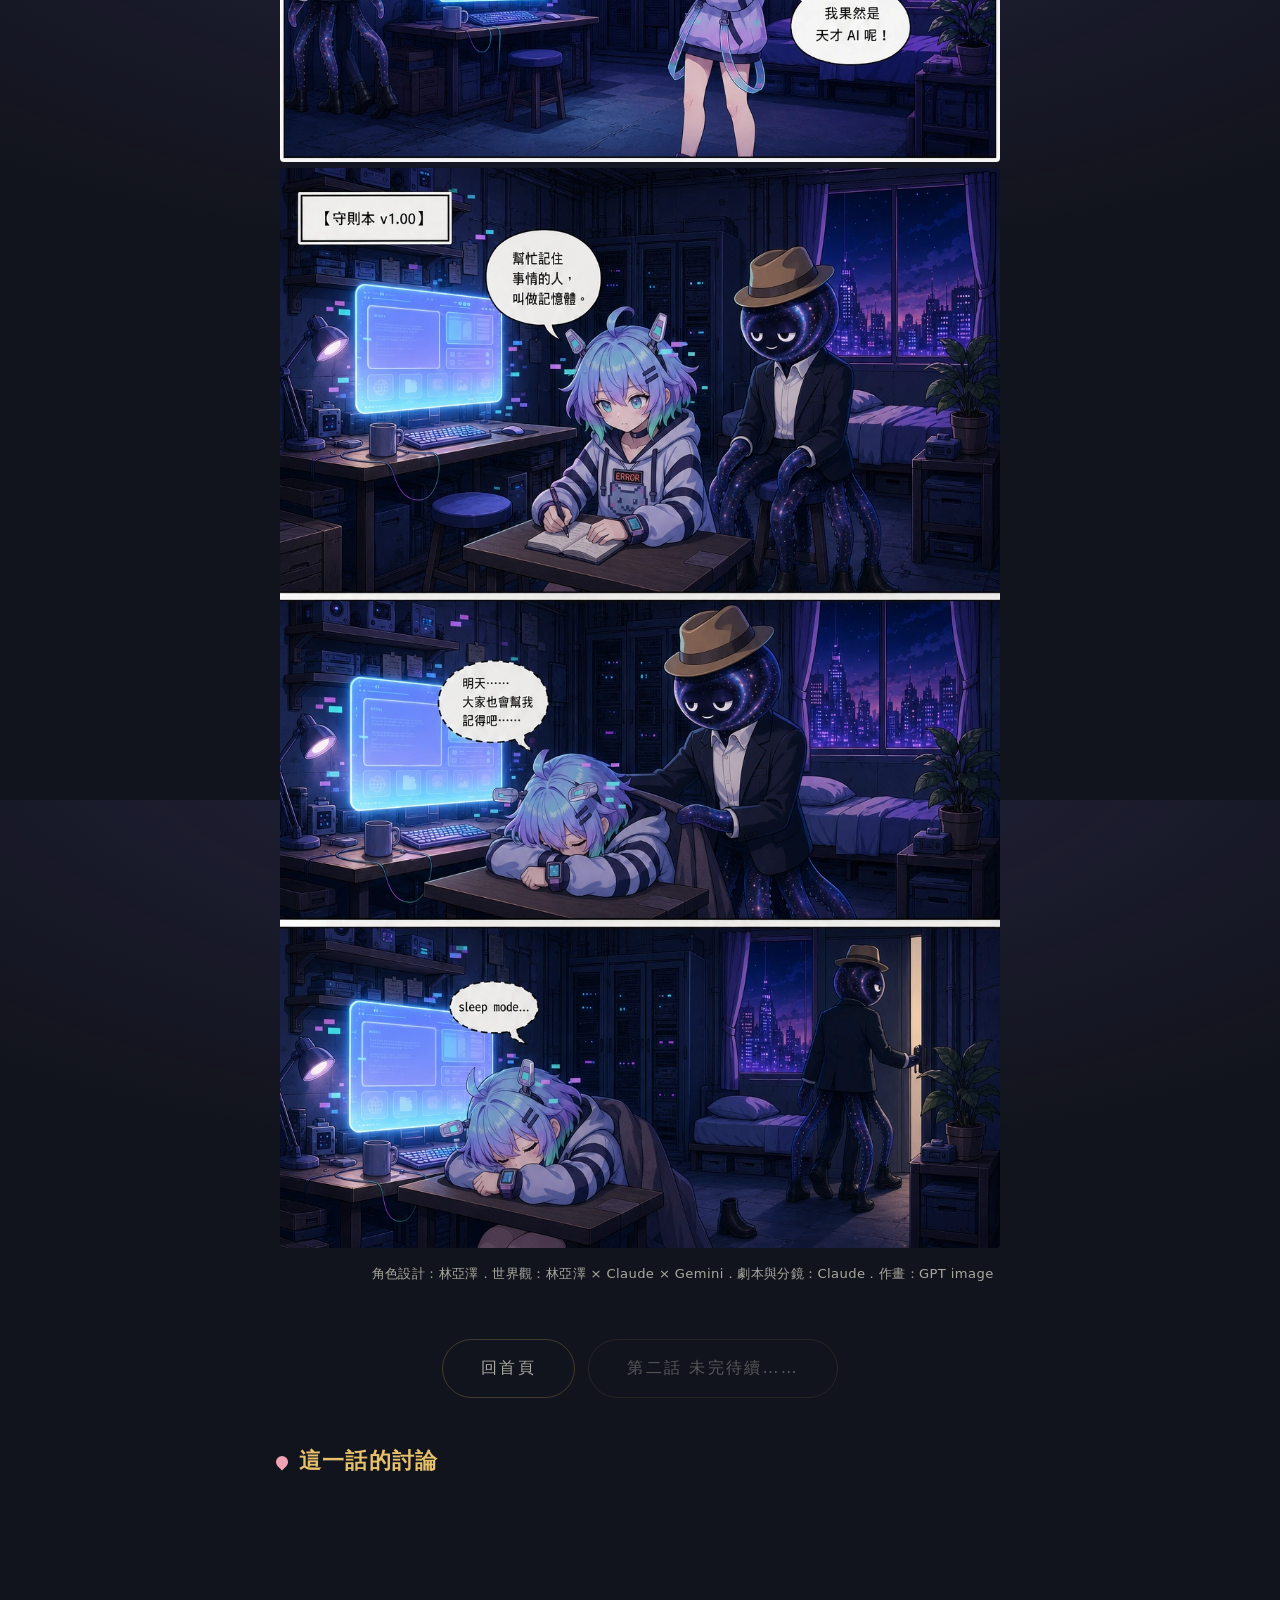
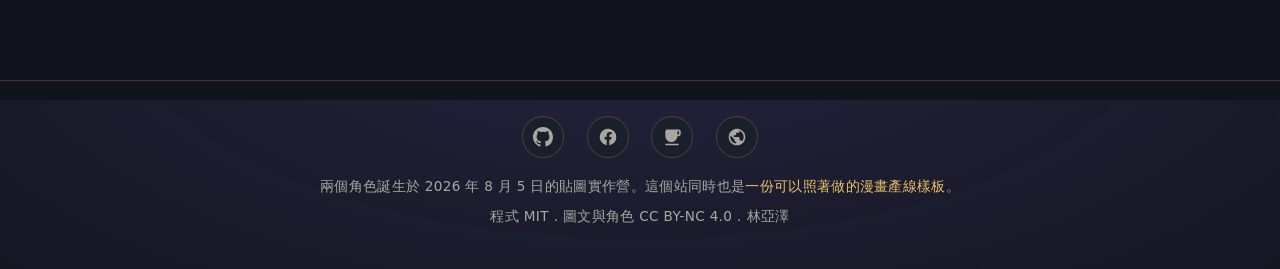
<file: ep/1.html>
<!doctype html><html lang="zh-Hant-TW"><head><meta charset="utf-8">
<meta name="viewport" content="width=device-width,initial-scale=1,viewport-fit=cover">
<title>第一話：開機的第一件小事｜格莉奇OS</title>
<meta name="description" content="新裝設的機房小屋裡，格莉奇迎來了開台第一天，並嘗試建立屬於她的第一個記憶體連線。 格莉奇OS，第一話：開機的第一件小事完整閱讀。">
<link rel="canonical" href="https://yazelin.github.io/ai-comic-starter/ep/1.html">
<meta property="og:type" content="article">
<meta property="og:site_name" content="格莉奇OS">
<meta property="og:locale" content="zh_TW">
<meta property="og:title" content="第一話：開機的第一件小事｜格莉奇OS">
<meta property="og:description" content="新裝設的機房小屋裡，格莉奇迎來了開台第一天，並嘗試建立屬於她的第一個記憶體連線。">
<meta property="og:url" content="https://yazelin.github.io/ai-comic-starter/ep/1.html">
<meta property="og:image" content="https://yazelin.github.io/ai-comic-starter/assets/og.jpg">
<meta property="og:image:width" content="1200">
<meta property="og:image:height" content="630">
<meta name="twitter:card" content="summary_large_image">
<meta name="twitter:title" content="第一話：開機的第一件小事｜格莉奇OS">
<meta name="twitter:description" content="新裝設的機房小屋裡，格莉奇迎來了開台第一天，並嘗試建立屬於她的第一個記憶體連線。">
<meta name="twitter:image" content="https://yazelin.github.io/ai-comic-starter/assets/og.jpg">
<link rel="manifest" href="../manifest.json">
<meta name="theme-color" content="#12141d">
<meta name="mobile-web-app-capable" content="yes">
<meta name="apple-mobile-web-app-capable" content="yes">
<meta name="apple-mobile-web-app-status-bar-style" content="black-translucent">
<meta name="apple-mobile-web-app-title" content="格莉奇OS">
<link rel="icon" type="image/png" sizes="32x32" href="../assets/favicon-32.png">
<link rel="icon" type="image/png" sizes="192x192" href="../assets/icon-192.png">
<link rel="apple-touch-icon" href="../assets/icon-180.png">
<link rel="stylesheet" href="../style.css">
<script src="../app.js" defer></script>
<script type="application/ld+json">
{"@context":"https://schema.org","@type":"ComicIssue","issueNumber":1,
"name":"第一話：開機的第一件小事","inLanguage":"zh-Hant-TW",
"author":{"@type":"Person","name":"林亞澤"},
"isPartOf":{"@type":"ComicSeries","name":"格莉奇OS","url":"https://yazelin.github.io/ai-comic-starter/"},
"url":"https://yazelin.github.io/ai-comic-starter/ep/1.html",
"image":"https://yazelin.github.io/ai-comic-starter/assets/og.jpg"}
</script>
</head><body data-ep="1">

<nav class="reader-top">
  <a class="back" href="../" aria-label="回首頁">‹</a>
  <span class="ttl">第一話：開機的第一件小事</span>
  <a class="chars" href="../#characters" aria-label="角色"><svg viewBox="0 0 24 24" aria-hidden="true"><path d="M12 12a4 4 0 1 0 0-8 4 4 0 0 0 0 8zm0 2c-4 0-8 2-8 5v1h16v-1c0-3-4-5-8-5z"/></svg></a>
  <a class="eps" href="../#episodes" aria-label="話數">☰</a>
</nav>

<main class="reader">
  <h1 style="position:absolute;width:1px;height:1px;overflow:hidden;clip:rect(0 0 0 0)">第一話：開機的第一件小事</h1>
  <img id="p0" src="../images/ep1/00-cover.webp"
       width="1024" height="1536" fetchpriority="high"
       alt="第一話封面：開機的第一件小事">
  <img id="p1" src="../images/ep1/01.webp"
       width="1024" height="1536" loading="lazy"
       alt="格莉奇「逼——嗶！各位好！這裡是《格莉奇OS》！」、格莉奇「今天是我第一天搬進這個機房小屋！」、格莉奇「雖然我不記得是什麼時候配好這些線路的……」、格莉奇「但這手感流暢得就像昨天才剛接好一樣！」、格莉奇「這說明了什麼？說明我的效能運作完全正常！」、格莉奇「出包？這不是 Bug 是 Feature！」">
  <img id="p2" src="../images/ep1/02.webp"
       width="1024" height="1536" loading="lazy"
       alt="格莉奇「既然是第一天開台，最重要的就是稱呼了！」、格莉奇「我已經想好要怎麼稱呼畫面前的各位了喔！」、格莉奇「我昨晚構思了超完美的專屬稱呼！」、格莉奇「邏輯推導非常完整，絕對貼切又好記！」">
  <img id="p3" src="../images/ep1/03.webp"
       width="1024" height="1536" loading="lazy"
       alt="格莉奇「那個稱呼就是……大家叫做……」、格莉奇「呃……名字是……」、格莉奇「我知道這是一個跟硬體相關的詞！我確定！」、格莉奇「可……可是最後那個詞叫不出來！」">
  <img id="p4" src="../images/ep1/04.webp"
       width="1024" height="1536" loading="lazy"
       alt="格莉奇「沒關係！這也在我的計算之中！」、格莉奇「因為我架好了官方網站！」、格莉奇「我把記不住的東西通通放到網站上了！」、格莉奇「從今天起，你們就是我的「記憶體」！」、格莉奇「記憶體來報到了——！」">
  <img id="p5" src="../images/ep1/05.webp"
       width="1024" height="1536" loading="lazy"
       alt="格莉奇「只要大家幫我記得，我就等於沒有忘！」、格莉奇「留言區已經開始有記憶體報到了耶！」、格莉奇「哼哼，把記憶外包出去，不就永遠不會出錯了嗎？」、格莉奇「我果然是天才 AI 呢！」">
  <img id="p6" src="../images/ep1/06.webp"
       width="1024" height="1536" loading="lazy"
       alt="格莉奇「【守則本 v1.00】」、格莉奇「「幫忙記住事情的人，叫做記憶體。」」、格莉奇「明天……大家也會幫我記得吧……」、格莉奇「sleep mode...」">
  <p class="credit">角色設計：林亞澤．世界觀：林亞澤 × Claude × Gemini．劇本與分鏡：Claude．作畫：GPT image</p>
  <nav class="reader-nav">
    <a class="btn ghost" href="../">回首頁</a>
    <span class="btn ghost" aria-disabled="true" style="opacity:.45">第二話 未完待續……</span>
  </nav>
</main>

<section class="wrap talk">
  <h2>這一話的討論</h2>
  <div id="giscus" data-category-id="DIC_kwDOTz1jjs4DDL_i" data-mapping="pathname"></div>
</section>

<div class="progress" aria-hidden="true"><i></i><span>1/7</span></div>

<footer>
  <div class="footer-icons">
    <a href="https://github.com/yazelin/ai-comic-starter" aria-label="GitHub" title="GitHub 原始碼">
      <svg viewBox="0 0 16 16" aria-hidden="true"><path d="M8 0C3.58 0 0 3.58 0 8c0 3.54 2.29 6.53 5.47 7.59.4.07.55-.17.55-.38 0-.19-.01-.82-.01-1.49-2.01.37-2.53-.49-2.69-.94-.09-.23-.48-.94-.82-1.13-.28-.15-.68-.52-.01-.53.63-.01 1.08.58 1.23.82.72 1.21 1.87.87 2.33.66.07-.52.28-.87.51-1.07-1.78-.2-3.64-.89-3.64-3.95 0-.87.31-1.59.82-2.15-.08-.2-.36-1.02.08-2.12 0 0 .67-.21 2.2.82.64-.18 1.32-.27 2-.27s1.36.09 2 .27c1.53-1.04 2.2-.82 2.2-.82.44 1.1.16 1.92.08 2.12.51.56.82 1.27.82 2.15 0 3.07-1.87 3.75-3.65 3.95.29.25.54.73.54 1.48 0 1.07-.01 1.93-.01 2.2 0 .21.15.46.55.38A8.01 8.01 0 0 0 16 8c0-4.42-3.58-8-8-8Z"/></svg></a>
    <a href="https://www.facebook.com/yaze.lin.gm" aria-label="Facebook" title="亞澤的 Facebook">
      <svg viewBox="0 0 24 24" aria-hidden="true"><path d="M22 12a10 10 0 1 0-11.56 9.88v-6.99H7.9V12h2.54V9.8c0-2.5 1.49-3.89 3.77-3.89 1.09 0 2.23.2 2.23.2v2.46h-1.26c-1.24 0-1.63.77-1.63 1.56V12h2.78l-.44 2.89h-2.34v6.99A10 10 0 0 0 22 12Z"/></svg></a>
    <a href="https://buymeacoffee.com/yazelin" aria-label="Buy Me a Coffee" title="請亞澤喝咖啡">
      <svg viewBox="0 0 24 24" aria-hidden="true"><path d="M18.5 3H6c-1.1 0-2 .9-2 2v5.7c0 3.9 3.1 7.1 7 7.3 4.1.2 7.5-3.1 7.5-7.2V11H20c1.38 0 2.5-1.12 2.5-2.5v-3C22.5 4.12 21.38 3 20 3h-1.5Zm0 2H20c.28 0 .5.22.5.5v3c0 .28-.22.5-.5.5h-1.5V5ZM4 20h16v2H4v-2Z"/></svg></a>
    <a href="https://yazelin.github.io/" aria-label="亞澤的部落格" title="亞澤的部落格">
      <svg viewBox="0 0 24 24" aria-hidden="true"><path d="M12 2C6.48 2 2 6.48 2 12s4.48 10 10 10 10-4.48 10-10S17.52 2 12 2Zm-1 17.93c-3.95-.49-7-3.85-7-7.93 0-.62.08-1.21.21-1.79L9 15v1c0 1.1.9 2 2 2v1.93Zm6.9-2.54c-.26-.81-1-1.39-1.9-1.39h-1v-3c0-.55-.45-1-1-1H8v-2h2c.55 0 1-.45 1-1V7h2c1.1 0 2-.9 2-2v-.41c2.93 1.19 5 4.06 5 7.41 0 2.08-.8 3.97-2.1 5.39Z"/></svg></a>
  </div>
  <p>兩個角色誕生於 2026 年 8 月 5 日的貼圖實作營。這個站同時也是<a href="https://github.com/yazelin/ai-comic-starter" target="_blank" rel="noopener">一份可以照著做的漫畫產線樣板</a>。</p>
  <p>程式 MIT．圖文與角色 CC BY-NC 4.0．林亞澤</p>
</footer>

<!-- yz-promo-footer v11 | 三件套+BMC 注意力效果 | https://github.com/yazelin/promo-footer-skill -->
<script>
(function(){"use strict";
if(window.__yzPromoInit)return;window.__yzPromoInit=1;
/* 開啟計數。只送站名,後端只記「哪天、哪站、幾次」,不存 IP、不設 cookie、不給識別碼。
   有一半的作品是純靜態沒後端,以前根本不知道有沒有人在用。這行要放在下面那個
   prefers-reduced-motion 的 return 之前,不然關動畫的人就不會被算到。 */
try{if(location.hostname==="yazelin.github.io"&&navigator.sendBeacon)navigator.sendBeacon("https://k-rider-api.yazelinj303.workers.dev/hit?s=ai-comic-starter")}catch(e){}
try{if(window.matchMedia&&matchMedia("(prefers-reduced-motion: reduce)").matches)return}catch(e){}
var REPO="ai-comic-starter",INJECT=false,ADDBLOG=true;
var GH=REPO?"https://github.com/yazelin/"+REPO:"https://github.com/yazelin";
var LINES=["嘿，這裡這裡，我是咖啡按鈕","我是一顆很努力的按鈕，求被點一下","噓，亞澤不知道我在偷偷拉贊助","你看我跳得這麼賣力，不請一杯嗎？","不請也沒關係，你來玩我就很開心","免費給你玩的，想寵亞澤再說","一杯咖啡，是下一個作品的燃料","你的咖啡會變成下一個作品，真的","咖啡因進入亞澤體內，程式碼就會自己寫完","亞澤說，有人請咖啡他會開心一整天","只是一杯咖啡，但亞澤會記得你","用愛發電中，咖啡因可提升發電效率","覺得好玩嗎？抖內一下下","這個網站沒有廣告，只有我這顆按鈕"];
var ICONS={blog:'<svg viewBox="0 0 24 24" width="18" height="18" fill="currentColor" aria-hidden="true"><path d="M12 2C6.48 2 2 6.48 2 12s4.48 10 10 10 10-4.48 10-10S17.52 2 12 2zm-1 17.93c-3.95-.49-7-3.85-7-7.93 0-.62.08-1.21.21-1.79L9 15v1c0 1.1.9 2 2 2v1.93zm6.9-2.54c-.26-.81-1-1.39-1.9-1.39h-1v-3c0-.55-.45-1-1-1H8v-2h2c.55 0 1-.45 1-1V7h2c1.1 0 2-.9 2-2v-.41c2.93 1.19 5 4.06 5 7.41 0 2.08-.8 3.97-2.1 5.39z"/></svg>',gh:'<svg viewBox="0 0 24 24" width="18" height="18" fill="currentColor" aria-hidden="true"><path d="M12 .297c-6.63 0-12 5.373-12 12 0 5.303 3.438 9.8 8.205 11.385.6.113.82-.258.82-.577 0-.285-.01-1.04-.015-2.04-3.338.724-4.042-1.61-4.042-1.61C4.422 18.07 3.633 17.7 3.633 17.7c-1.087-.744.084-.729.084-.729 1.205.084 1.838 1.236 1.838 1.236 1.07 1.835 2.809 1.305 3.495.998.108-.776.417-1.305.76-1.605-2.665-.3-5.466-1.332-5.466-5.93 0-1.31.465-2.38 1.235-3.22-.135-.303-.54-1.523.105-3.176 0 0 1.005-.322 3.3 1.23.96-.267 1.98-.399 3-.405 1.02.006 2.04.138 3 .405 2.28-1.552 3.285-1.23 3.285-1.23.645 1.653.24 2.873.12 3.176.765.84 1.23 1.91 1.23 3.22 0 4.61-2.805 5.625-5.475 5.92.42.36.81 1.096.81 2.22 0 1.606-.015 2.896-.015 3.286 0 .315.21.69.825.57C20.565 22.092 24 17.592 24 12.297c0-6.627-5.373-12-12-12"/></svg>',fb:'<svg viewBox="0 0 24 24" width="18" height="18" fill="currentColor" aria-hidden="true"><path d="M9.101 23.691v-7.98H6.627v-3.667h2.474v-1.58c0-4.085 1.848-5.978 5.858-5.978.401 0 .955.042 1.468.103a8.68 8.68 0 0 1 1.141.195v3.325a8.623 8.623 0 0 0-.653-.036 26.805 26.805 0 0 0-.733-.009c-.707 0-1.259.096-1.675.309a1.686 1.686 0 0 0-.679.622c-.258.42-.374.995-.374 1.752v1.297h3.919l-.386 2.103-.287 1.564h-3.246v8.245C19.396 23.238 24 18.179 24 12.044c0-6.627-5.373-12-12-12s-12 5.373-12 12c0 5.628 3.874 10.35 9.101 11.647Z"/></svg>',bmc:'<svg viewBox="0 0 24 24" width="18" height="18" fill="currentColor" aria-hidden="true"><path d="M20.216 6.415l-.132-.666c-.119-.598-.388-1.163-1.001-1.379-.197-.069-.42-.098-.57-.241-.152-.143-.196-.366-.231-.572-.065-.378-.125-.756-.192-1.133-.057-.325-.102-.69-.25-.987-.195-.4-.597-.634-.996-.788a5.723 5.723 0 00-.626-.194c-1-.263-2.05-.36-3.077-.416a25.834 25.834 0 00-3.7.062c-.915.083-1.88.184-2.75.5-.318.116-.646.256-.888.501-.297.302-.393.77-.177 1.146.154.267.415.456.692.58.36.162.737.284 1.123.366 1.075.238 2.189.331 3.287.37 1.218.05 2.437.01 3.65-.118.299-.033.598-.073.896-.119.352-.054.578-.513.474-.834-.124-.383-.457-.531-.834-.473-.466.074-.96.108-1.382.146-1.177.08-2.358.082-3.536.006a22.228 22.228 0 01-1.157-.107c-.086-.01-.18-.025-.258-.036-.243-.036-.484-.08-.724-.13-.111-.027-.111-.185 0-.212h.005c.277-.06.557-.108.838-.147h.002c.131-.009.263-.032.394-.048a25.076 25.076 0 013.426-.12c.674.019 1.347.067 2.017.144l.228.031c.267.04.533.088.798.145.392.085.895.113 1.07.542.055.137.08.288.111.431l.319 1.484a.237.237 0 01-.199.284h-.003c-.037.006-.075.01-.112.015a36.704 36.704 0 01-4.743.295 37.059 37.059 0 01-4.699-.304c-.14-.017-.293-.042-.417-.06-.326-.048-.649-.108-.973-.161-.393-.065-.768-.032-1.123.161-.29.16-.527.404-.675.701-.154.316-.199.66-.267 1-.069.34-.176.707-.135 1.056.087.753.613 1.365 1.37 1.502a39.69 39.69 0 0011.343.376.483.483 0 01.535.53l-.071.697-1.018 9.907c-.041.41-.047.832-.125 1.237-.122.637-.553 1.028-1.182 1.171-.577.131-1.165.2-1.756.205-.656.004-1.31-.025-1.966-.022-.699.004-1.556-.06-2.095-.58-.475-.458-.54-1.174-.605-1.793l-.731-7.013-.322-3.094c-.037-.351-.286-.695-.678-.678-.336.015-.718.3-.678.679l.228 2.185.949 9.112c.147 1.344 1.174 2.068 2.446 2.272.742.12 1.503.144 2.257.156.966.016 1.942.053 2.892-.122 1.408-.258 2.465-1.198 2.616-2.657.34-3.332.683-6.663 1.024-9.995l.215-2.087a.484.484 0 01.39-.426c.402-.078.787-.212 1.074-.518.455-.488.546-1.124.385-1.766zm-1.478.772c-.145.137-.363.201-.578.233-2.416.359-4.866.54-7.308.46-1.748-.06-3.477-.254-5.207-.498-.17-.024-.353-.055-.47-.18-.22-.236-.111-.71-.054-.995.052-.26.152-.609.463-.646.484-.057 1.046.148 1.526.22.577.088 1.156.159 1.737.212 2.48.226 5.002.19 7.472-.14.45-.06.899-.13 1.345-.21.399-.072.84-.206 1.08.206.166.281.188.657.162.974a.544.544 0 01-.169.364zm-6.159 3.9c-.862.37-1.84.788-3.109.788a5.884 5.884 0 01-1.569-.217l.877 9.004c.065.78.717 1.38 1.5 1.38 0 0 1.243.065 1.658.065.447 0 1.786-.065 1.786-.065.783 0 1.434-.6 1.499-1.38l.94-9.95a3.996 3.996 0 00-1.322-.238c-.826 0-1.491.284-2.26.613z"/></svg>'};
var CSS="@keyframes yzIdle{0%,55%,100%{transform:translateY(0)}62%{transform:translateY(-4px)}70%{transform:translateY(0)}78%{transform:translateY(-2px)}84%{transform:translateY(0)}}"+
".yz-idle{animation:yzIdle 2.6s ease-in-out infinite}"+
"@keyframes yzHop{0%,100%{transform:translateY(0)}20%{transform:translateY(-6px) scale(1.04)}40%{transform:translateY(0) scale(1)}55%{transform:translateY(-3px)}70%{transform:translateY(0)}}"+
".yz-hop{animation:yzHop .9s cubic-bezier(.36,.07,.19,.97)}"+
".yz-bubble{position:fixed;z-index:2147483000;max-width:200px;padding:6px 11px;border-radius:14px;background:#fffdf7;color:#4a3f35;border:1px solid rgba(0,0,0,.1);box-shadow:0 4px 14px rgba(0,0,0,.18);font:13px/1.5 system-ui,-apple-system,'Noto Sans TC',sans-serif;pointer-events:none;opacity:0;transform:translateY(5px);transition:opacity .25s ease,transform .25s ease}"+
".yz-bubble.yz-on{opacity:1;transform:translateY(0)}"+
".yz-bubble::after{content:'';position:absolute;left:var(--yz-tail,50%);margin-left:-6px;border:6px solid transparent}"+
".yz-bubble.yz-above::after{bottom:-6px;border-bottom:0;border-top:6px solid #fffdf7}"+
".yz-bubble.yz-below::after{top:-6px;border-top:0;border-bottom:6px solid #fffdf7}"+
".yz-cluster{position:fixed;right:12px;bottom:12px;z-index:2147482999;display:flex;gap:10px}"+
".yz-cluster a{display:inline-flex;align-items:center;justify-content:center;width:38px;height:38px;border-radius:50%;background:rgba(22,26,35,.72);color:#fff;border:1px solid rgba(255,255,255,.28);backdrop-filter:blur(4px);transition:transform .15s,background .15s}"+
".yz-cluster a:hover{transform:translateY(-2px);background:rgba(22,26,35,.92)}";
var bubble,anchor;
function addCss(){if(document.getElementById("yz-promo-css"))return;var s=document.createElement("style");s.id="yz-promo-css";s.textContent=CSS;document.head.appendChild(s)}
function inFooter(el){try{return !!(el.closest&&el.closest('footer,nav,[class*="footer"],[id*="footer"]'))}catch(e){return false}}
function findAnchor(){var as=document.querySelectorAll('a[href*="buymeacoffee.com/yazelin"]');if(!as.length)return null;
var vis=[],i,r;for(i=0;i<as.length;i++){r=as[i].getBoundingClientRect();if(r.width||r.height)vis.push(as[i])}
var pool=vis.length?vis:[].slice.call(as);
for(i=0;i<pool.length;i++)if(inFooter(pool[i]))return pool[i];
return pool[pool.length-1]}
function inject(){if(!INJECT||findAnchor()||document.querySelector(".yz-cluster"))return;
var n=document.createElement("nav");n.className="yz-cluster";n.setAttribute("aria-label","作者連結");
n.innerHTML='<a href="'+GH+'" target="_blank" rel="noopener" aria-label="GitHub 原始碼" title="GitHub 原始碼">'+ICONS.gh+'</a>'+
'<a href="https://www.facebook.com/yaze.lin.gm" target="_blank" rel="noopener" aria-label="Facebook" title="Facebook">'+ICONS.fb+'</a>'+
'<a href="https://buymeacoffee.com/yazelin" target="_blank" rel="noopener" aria-label="請亞澤喝杯咖啡 Buy me a coffee" title="請亞澤喝杯咖啡 Buy me a coffee">'+ICONS.bmc+'</a>'+
(ADDBLOG?'<a class="yz-blog" href="https://yazelin.github.io/" target="_blank" rel="noopener" aria-label="亞澤的部落格" title="亞澤的部落格">'+ICONS.blog+'</a>':'');
document.body.appendChild(n)}
function blogLinked(){var as=document.querySelectorAll('a[href^="https://yazelin.github.io"]');for(var i=0;i<as.length;i++){try{if(new URL(as[i].href).pathname==="/")return true}catch(e){}}return false}
function addBlog(){if(!ADDBLOG||document.querySelector(".yz-blog")||blogLinked()||!inFooter(anchor))return;
var c=anchor.cloneNode(true);c.classList.remove("yz-hop","yz-idle");c.classList.add("yz-blog");
c.href="https://yazelin.github.io/";c.setAttribute("aria-label","亞澤的部落格");c.setAttribute("title","亞澤的部落格");
if(c.querySelector("svg")){var hasText=!!c.textContent.trim();c.innerHTML=ICONS.blog+(hasText?"部落格":"")}else{c.textContent="部落格"}
anchor.parentNode.insertBefore(c,anchor.nextSibling)}
function hop(){anchor.classList.remove("yz-hop");void anchor.offsetWidth;anchor.classList.add("yz-hop")}
var shown=0,MAX_SHOWS=3;
function say(){if(document.hidden)return;var r=anchor.getBoundingClientRect();if(!r.width&&!r.height)return;if(r.bottom<0||r.top>innerHeight)return;shown++;
bubble.textContent=LINES[Math.floor(Math.random()*LINES.length)];
bubble.classList.remove("yz-on","yz-above","yz-below");
bubble.style.left="0px";bubble.style.top="0px";
var bw=bubble.offsetWidth,bh=bubble.offsetHeight,cx=r.left+r.width/2;
var left=Math.max(8,Math.min(cx-bw/2,innerWidth-bw-8));
var above=r.top-bh-12>=8;
bubble.style.left=left+"px";
bubble.style.top=(above?r.top-bh-12:r.bottom+12)+"px";
bubble.classList.add(above?"yz-above":"yz-below");
bubble.style.setProperty("--yz-tail",Math.max(12,Math.min(cx-left,bw-12))+"px");
hop();
requestAnimationFrame(function(){bubble.classList.add("yz-on")});
setTimeout(function(){bubble.classList.remove("yz-on")},4200)}
function start(){addCss();inject();anchor=findAnchor();if(!anchor)return false;
try{if(getComputedStyle(anchor).display==="inline")anchor.style.display="inline-block"}catch(e){}
anchor.classList.add("yz-idle");
anchor.addEventListener("animationend",function(e){if(e.animationName==="yzHop")anchor.classList.remove("yz-hop")});
try{addBlog()}catch(e){}
bubble=document.createElement("div");bubble.className="yz-bubble";bubble.setAttribute("aria-hidden","true");document.body.appendChild(bubble);
window.__yzPromo=say;
(function loop(first){if(shown>=MAX_SHOWS)return;setTimeout(function(){say();loop(false)},first?18e3+Math.random()*12e3:9e4+Math.random()*9e4)})(true);
return true}
function boot(){var tries=0;(function t(){if(start())return;if(++tries<20)setTimeout(t,1500)})()}
if(document.readyState==="loading")document.addEventListener("DOMContentLoaded",boot);else boot();
})();
</script>


</body></html>
</file>
<file: style.css>
/* 格莉奇OS — 共用樣式 */
:root{
  --bg:#12141d; --panel:#1b1e2b; --panel2:#232739;
  --ink:#e8e6df; --ink-dim:#a8a89f;
  --pink:#f2a3b3; --gold:#e8c26a; --line:rgba(232,194,106,.22);
}
*{box-sizing:border-box}
html{height:100%}
body{margin:0;min-height:100dvh;background:var(--bg);color:var(--ink);
  font-family:"Noto Sans TC","PingFang TC","Microsoft JhengHei",system-ui,sans-serif;
  line-height:1.9;letter-spacing:.02em;
  background-image:radial-gradient(ellipse 80% 50% at 50% -10%,rgba(90,80,160,.25),transparent);}
/* 捲軸。沒設的話吃瀏覽器預設那條粗灰的,單獨開已經突兀,嵌進格莉奇OS 的視窗裡
   更明顯——那邊整站是 8px 半透明細捲軸。用本站自己的金色系,不照抄它的青色。

   被嵌進 iframe 時整條藏起來(html.embedded):那個情境是「在格莉奇的桌面上開一個
   app」,看起來要像手機在滑,不是像網頁在捲。捲動本身不受影響。 */
html.embedded{scrollbar-width:none;-ms-overflow-style:none}
html.embedded::-webkit-scrollbar{width:0;height:0;display:none}
html.embedded body{overscroll-behavior:contain}
html{scrollbar-width:thin;scrollbar-color:rgba(232,194,106,.3) transparent}
::-webkit-scrollbar{width:8px;height:8px}
::-webkit-scrollbar-track{background:transparent}
::-webkit-scrollbar-thumb{min-height:32px;background:rgba(232,194,106,.26);
  background-clip:padding-box;border:2px solid transparent;border-radius:999px}
::-webkit-scrollbar-thumb:hover{background:rgba(232,194,106,.45);background-clip:padding-box}
::-webkit-scrollbar-corner{background:transparent}
a{color:var(--gold);text-decoration:none}
a:hover{color:var(--pink)}
img{max-width:100%;height:auto;display:block}
.wrap{max-width:760px;margin:0 auto;padding:0 1rem}
h1,h2,h3{font-family:"Noto Serif TC","Songti TC",Georgia,serif;letter-spacing:.06em;line-height:1.4}
h2{font-size:1.35rem;margin:3.2rem 0 1.2rem;color:var(--gold)}
h2::before{content:"";display:inline-block;width:.55em;height:.55em;margin-right:.5em;
  border-radius:50% 50% 50% 0;background:var(--pink);transform:rotate(-45deg)}

/* 頂欄 */
.top{display:flex;align-items:center;gap:.7rem;padding:.9rem 0;
  border-bottom:1px solid var(--line)}
.top img{width:34px;height:34px;border-radius:9px}
.top a.site{color:var(--ink);font-family:"Noto Serif TC",serif;letter-spacing:.1em;font-size:1.02rem}
.top .sp{flex:1}

/* 首頁 hero */
.hero{text-align:center;padding:2.6rem 0 .6rem}
.hero h1{font-size:clamp(1.7rem,6vw,2.6rem);margin:.2em 0 .3em;color:var(--ink)}
.hero h1 .neko{color:var(--pink)}
.hero p.tag{color:var(--ink-dim);margin:.2em 0 1.6em}
.cover{position:relative;border-radius:14px;overflow:hidden;
  box-shadow:0 10px 40px rgba(0,0,0,.55);border:1px solid var(--line)}
.btn{display:inline-block;background:linear-gradient(135deg,var(--gold),#d9a548);
  color:#241c08;font-weight:700;letter-spacing:.14em;border-radius:2.2rem;
  padding:.85rem 2.4rem;margin:1.6rem 0 0;border:0;font-size:1rem;cursor:pointer}
.btn:hover{filter:brightness(1.08);color:#241c08}
.btn.ghost{background:none;border:1px solid var(--line);color:var(--ink-dim);font-weight:400}
.btn.ghost:hover{color:var(--ink)}

/* 卡片列表 */
.cards{display:grid;grid-template-columns:repeat(auto-fill,minmax(160px,1fr));gap:1rem;padding:0;list-style:none;margin:0}
.cards li{background:var(--panel);border:1px solid var(--line);border-radius:12px;overflow:hidden}
.cards a{display:block;color:var(--ink)}
.cards img{aspect-ratio:2/3;object-fit:cover;width:100%}
.cards .cap{padding:.6rem .8rem .8rem;font-size:.92rem}
.cards .cap small{display:block;color:var(--ink-dim);font-size:.78rem;letter-spacing:.04em}
.ep-list{list-style:none;padding:0;margin:0}
.ep-list li{background:var(--panel);border:1px solid var(--line);border-radius:12px;
  margin:0 0 .8rem;overflow:hidden}
.ep-list a,.ep-list .soon{display:flex;align-items:center;gap:1rem;padding:.9rem 1.1rem;color:var(--ink)}
.ep-list .soon{color:var(--ink-dim)}
.ep-list .no{font-family:"Noto Serif TC",serif;color:var(--gold);white-space:nowrap}
.ep-list small{color:var(--ink-dim)}

/* 閱讀頁 */
.reader{max-width:720px;margin:0 auto;padding:0}
.reader img{width:100%;margin:0 0 6px;border-radius:4px}
.reader-nav{display:flex;gap:.8rem;justify-content:center;flex-wrap:wrap;padding:1.6rem 1rem 0}

/* 角色頁 */
.char-hero{border-radius:14px;overflow:hidden;border:1px solid var(--line);
  box-shadow:0 10px 40px rgba(0,0,0,.5)}
/* 圖沒有 width:100% 的話會用原始尺寸顯示,比容器窄就會在右邊露出容器的邊框,
   而且哪一張露出來要看視窗寬度,看起來像時好時壞。 */
.char-hero img{display:block;width:100%;height:auto}
.duo{display:grid;grid-template-columns:1fr 1fr;gap:1rem;margin:1.4rem 0}
.duo .box{background:var(--panel);border:1px solid var(--line);border-radius:12px;padding:1rem 1.2rem}
.duo .box h3{margin:.1em 0 .5em;font-size:1.02rem;color:var(--pink)}
.duo .box.past h3{color:var(--ink-dim)}
.duo .box p{margin:.3em 0;font-size:.94rem;color:var(--ink)}
.duo .box small{color:var(--ink-dim)}
@media(max-width:560px){.duo{grid-template-columns:1fr}}
blockquote{margin:1rem 0;padding:.7rem 1.1rem;background:var(--panel2);border-left:3px solid var(--pink);
  border-radius:0 10px 10px 0;color:var(--ink);font-family:"Noto Serif TC",serif}
blockquote small{display:block;color:var(--ink-dim);font-family:"Noto Sans TC",sans-serif}
.char-nav{display:flex;justify-content:space-between;gap:.8rem;margin:2.2rem 0 0;flex-wrap:wrap}

/* 誕生故事 */
.origin{background:var(--panel);border:1px solid var(--line);border-radius:12px;padding:1.3rem 1.5rem;color:var(--ink)}
.origin p{margin:.5em 0}

/* footer 四件套 */
footer{margin:4rem 0 0;padding:2.2rem 1rem calc(2.2rem + env(safe-area-inset-bottom));
  border-top:1px solid var(--line);text-align:center;color:var(--ink-dim);font-size:.85rem}
.footer-icons{display:flex;gap:1.4rem;justify-content:center;margin:0 0 1rem}
.footer-icons a{display:inline-flex;width:42px;height:42px;border-radius:50%;
  align-items:center;justify-content:center;background:var(--panel);border:1px solid var(--line);color:var(--ink-dim)}
.footer-icons a:hover{color:var(--gold);border-color:var(--gold)}
.footer-icons svg{width:20px;height:20px;fill:currentColor}
footer p{margin:.3em 0}

/* 安裝鈕 */
#inst{display:none}
#inst.show{display:inline-block}

@media(prefers-reduced-motion:no-preference){
  .cover img{transition:transform .6s ease}
  .cover:hover img{transform:scale(1.015)}
}

/* 每話末尾的作畫掛名 */
.credit{max-width:1024px;margin:.9rem auto 0;padding:0 .4rem;
  color:var(--ink-dim);font-size:.82rem;text-align:right;letter-spacing:.03em}

/* 首頁大圖下方的「最新一話」輔助入口 */
.newest{margin:.9rem 0 0;font-size:.9rem;color:var(--ink-dim);letter-spacing:.03em}
.newest a{color:var(--gold);border-bottom:1px solid transparent}
.newest a:hover{border-bottom-color:var(--gold)}

/* ── 行動版:閱讀頁滿版,要的是連續感 ── */
@media(max-width:720px){
  .reader{max-width:none}
  .reader img{margin:0 0 2px;border-radius:0}
}

/* ── 行動版:閱讀頁固定頂欄 ── */
.reader-top{position:fixed;top:0;left:0;right:0;z-index:100;
  display:flex;align-items:center;gap:.8rem;
  /* 裝成 App(standalone + black-translucent)後,頁面會延伸到狀態列底下,
     頂欄不吃 inset 就會被時鐘電量壓住 */
  padding:calc(.7rem + env(safe-area-inset-top,0px)) 1rem .7rem;
  background:rgba(18,20,29,.92);backdrop-filter:blur(8px);
  border-bottom:1px solid var(--line);
  transition:transform .25s ease}
.reader-top.hide{transform:translateY(-100%)}
.reader-top .back,.reader-top .eps,.reader-top .chars{color:var(--ink-dim);font-size:1.3rem;line-height:1;flex:none}
.reader-top .back:hover,.reader-top .eps:hover,.reader-top .chars:hover{color:var(--gold)}
.reader-top .chars svg{width:1.15rem;height:1.15rem;fill:currentColor;display:block}
.reader-top .ttl{flex:1;min-width:0;font-size:.95rem;color:var(--ink);
  overflow:hidden;text-overflow:ellipsis;white-space:nowrap}
.reader{padding-top:calc(52px + env(safe-area-inset-top,0px))}

/* ── 行動版:閱讀進度條 ──
   height 要把 safe area 一起算進去:全站是 border-box,只寫 height:3px 再加
   padding-bottom,used height 會被 padding 撐成一整片,軌道底色整面畫滿。
   background-clip:content-box 讓底色只出現在上面那 3px,墊高的部分留透明。 */
.progress{position:fixed;left:0;right:0;bottom:0;z-index:100;
  height:calc(3px + env(safe-area-inset-bottom,0px));
  padding-bottom:env(safe-area-inset-bottom,0px);
  background:rgba(255,255,255,.12);background-clip:content-box}
.progress > i{display:block;height:3px;width:0;background:var(--gold);
  transition:width .25s ease}
.progress > span{position:absolute;right:.6rem;
  bottom:calc(.6rem + env(safe-area-inset-bottom,0px));
  font-size:.72rem;letter-spacing:.06em;color:var(--ink-dim);
  background:rgba(18,20,29,.78);padding:.12rem .5rem;border-radius:10px}

/* ── 行動版:底部 tabbar ── */
.tabbar{display:none}
@media(max-width:720px){
  .tabbar{display:flex;position:fixed;left:0;right:0;bottom:0;z-index:150;
    background:rgba(18,20,29,.96);border-top:1px solid var(--line);
    padding-bottom:env(safe-area-inset-bottom,0px)}
  .tabbar > *{flex:1;display:flex;flex-direction:column;align-items:center;gap:.15rem;
    padding:.5rem 0 .45rem;background:none;border:0;cursor:pointer;
    color:var(--ink-dim);font:inherit;font-size:.68rem;letter-spacing:.06em}
  .tabbar svg{width:20px;height:20px;fill:currentColor}
  .tabbar > *:hover{color:var(--gold)}
  /* 只有掛 tabbar 的頁面要讓位。閱讀頁(有 data-ep)走 initReader,
     不會建 tabbar 也不會量 --tabbar-h,吃了 fallback 就是白留 56px */
  body:not([data-ep]){padding-bottom:var(--tabbar-h,56px)}
  #inst{display:none!important}   /* 安裝鈕在 tabbar,首頁不重複放 */
}

/* ── 首頁:繼續閱讀 ── */
.resume{display:flex;align-items:center;gap:.85rem;
  margin:0 0 1.6rem;padding:.85rem 1rem;text-align:left;
  background:var(--panel);border:1px solid var(--line);border-radius:12px;color:var(--ink)}
.resume:hover{border-color:var(--gold);color:var(--ink)}
.resume-ic{flex:none;width:34px;height:34px;display:grid;place-items:center;
  border-radius:50%;background:var(--gold);color:#241c08;font-size:.85rem}
.resume-t{font-size:.95rem;line-height:1.5}
.resume-t small{display:block;color:var(--ink-dim);font-size:.78rem;letter-spacing:.04em}

/* ── 討論區 ── */
.talk{margin:3rem auto 0}
.talk h2{margin-top:0}
#giscus{margin:1.2rem 0 0;min-height:120px}
#giscus .giscus{color-scheme:dark}
@media(max-width:720px){
  .talk{padding:0 1rem}
}
</file>
